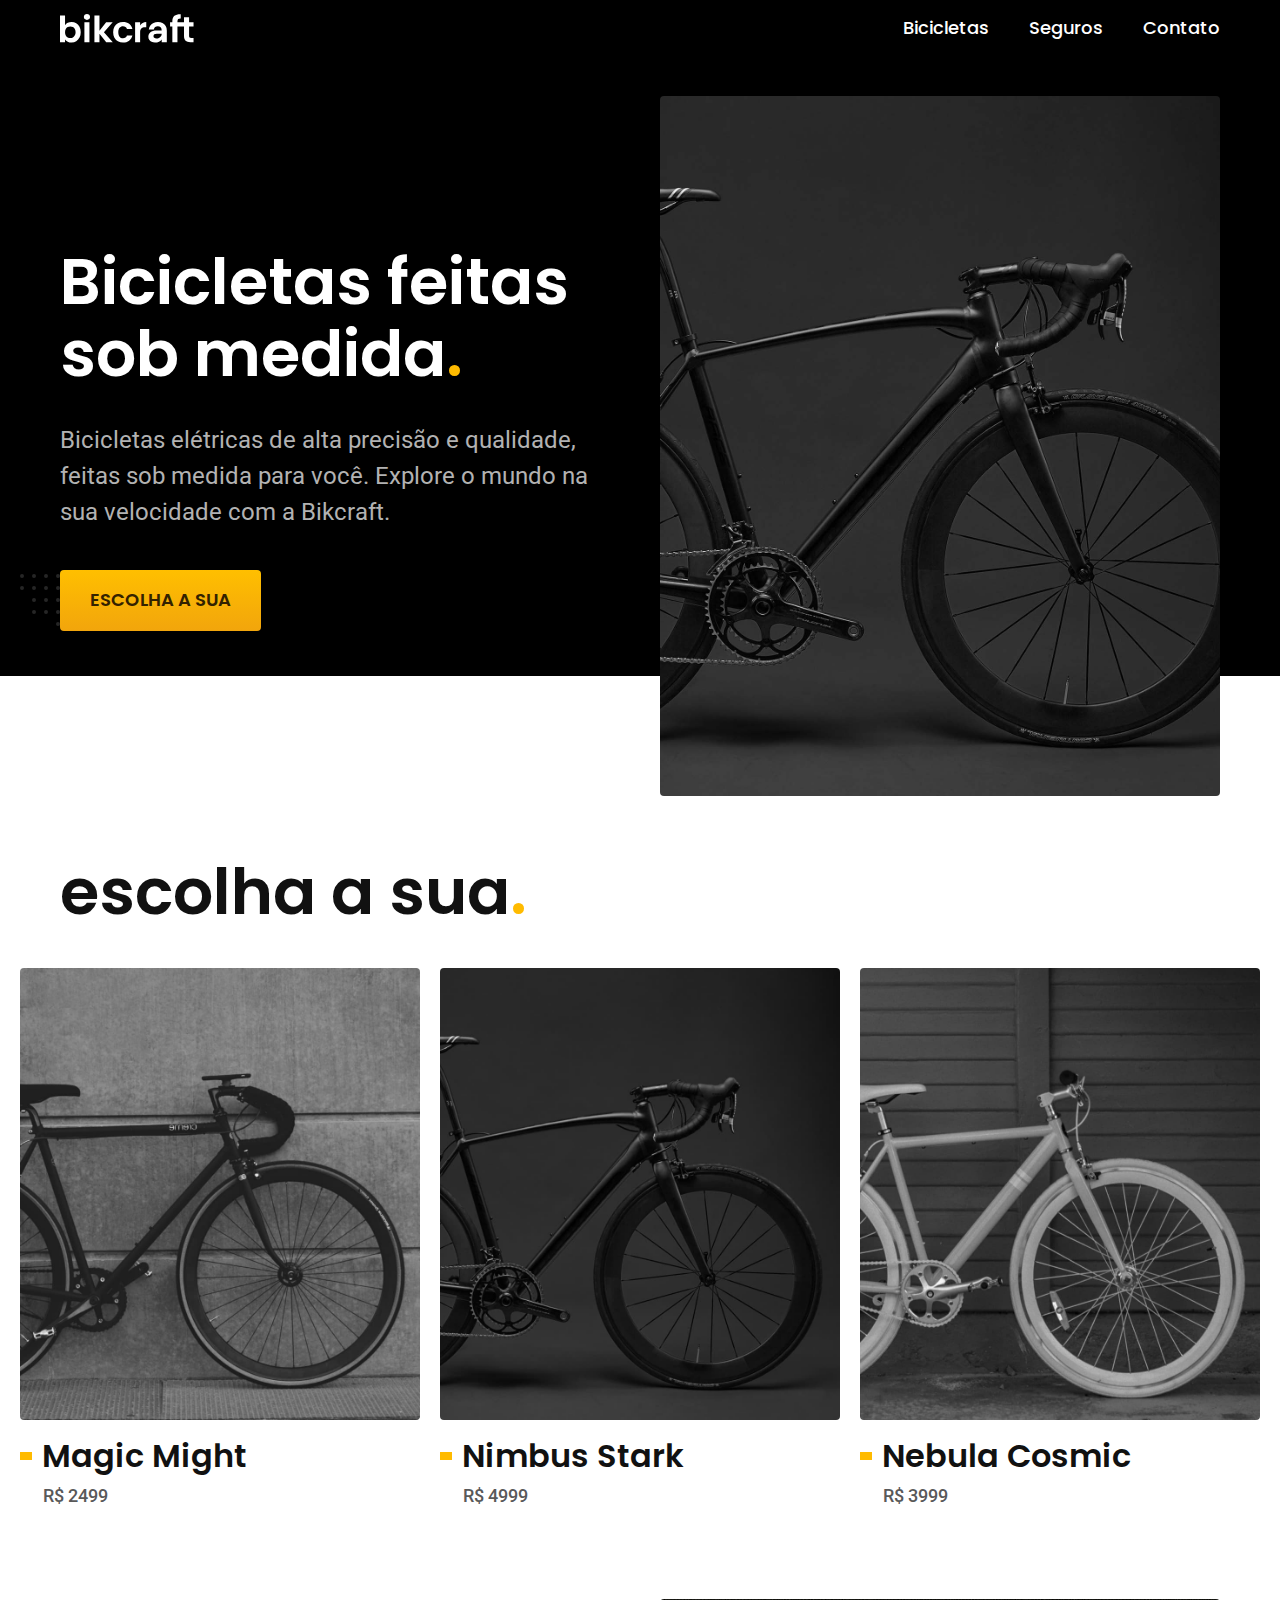
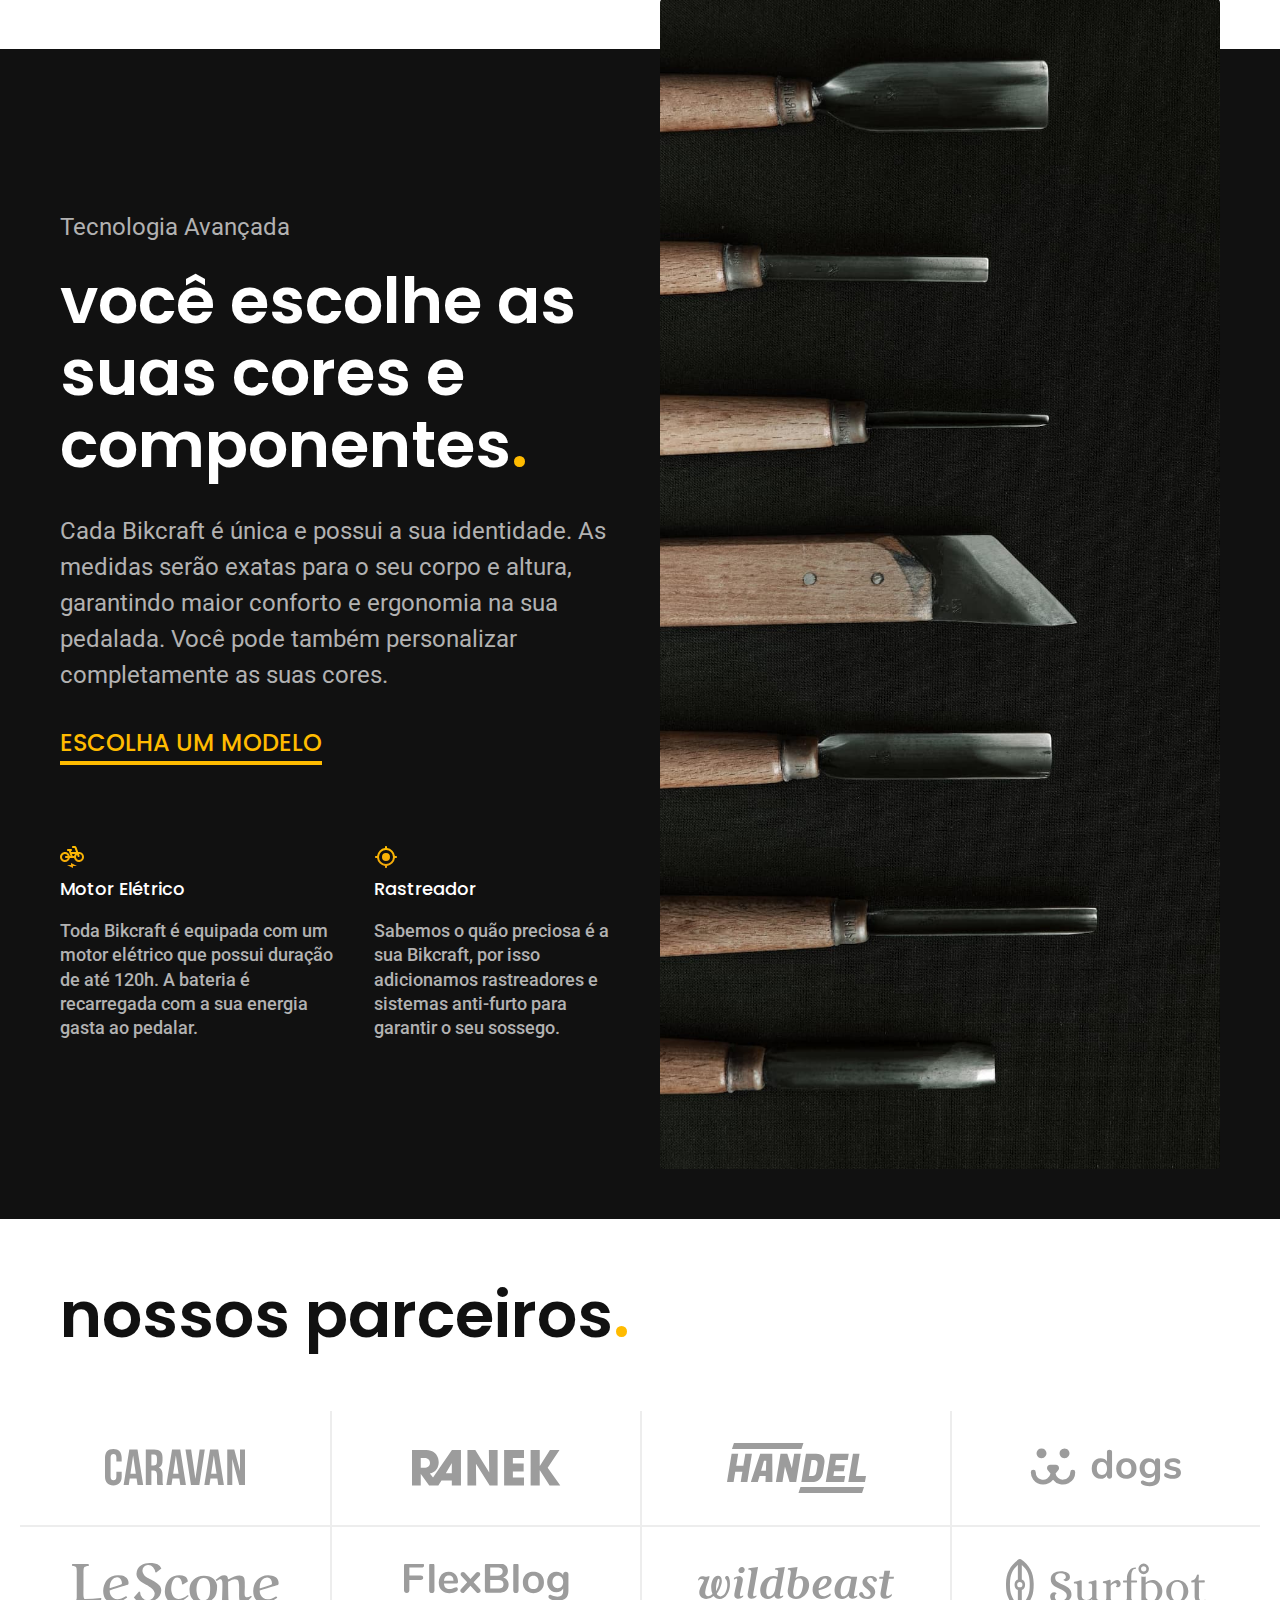
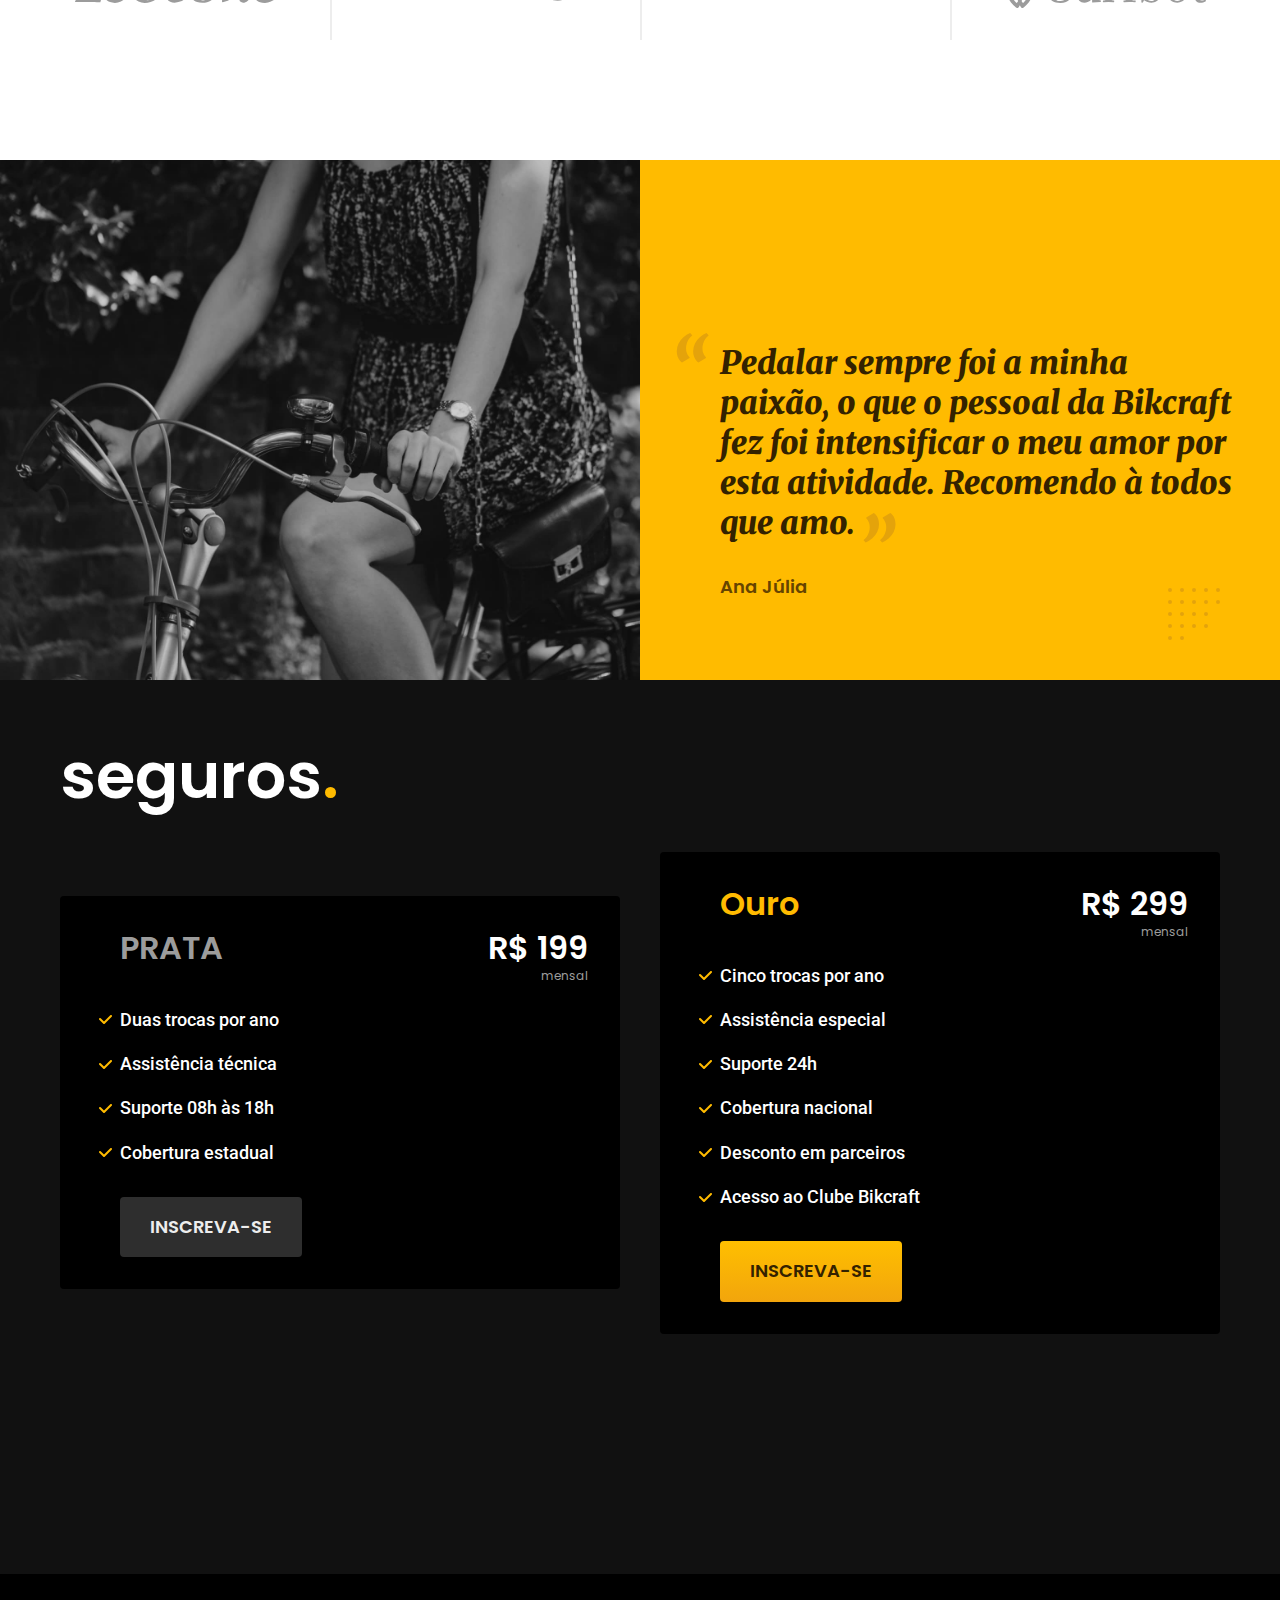
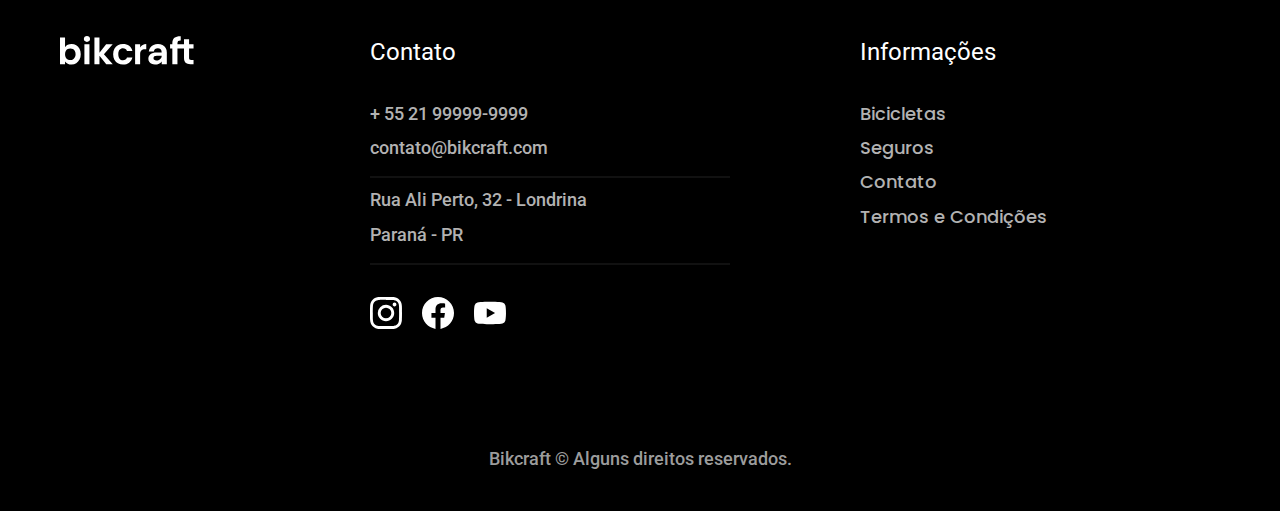
<file: index.html>
<!DOCTYPE html>
<html lang="pt-br">

<head>
  <link rel="preconnect" href="https://fonts.googleapis.com">
  <link rel="preconnect" href="https://fonts.gstatic.com" crossorigin>
  <meta charset="UTF-8">
  <meta name="viewport" content="width=device-width, initial-scale=1.0">
  <meta name="description" content="Bicicletas elétricas de alta precisão e qualidade,  feitas sob medida para o cliente. Explore o mundo na sua velocidade com a Bikcraft.">

  <title>Bikcraft - Bicicletas Elétricas</title>

  <link rel="icon" href="./favicon.svg" type="image/svg+xml">

  <link rel="preload" href="./css/style.css" as="style">
  <link rel="stylesheet" href="./css/style.css">

  <link href="https://fonts.googleapis.com/css2?family=Merriweather:ital,wght@1,900&family=Poppins:wght@500;600&family=Roboto:wght@400;500&display=swap" rel="stylesheet">
</head>

<body id="home">
  <header class="header-bg">
    <div class="header container">
      <a href="./">
        <img src="./img/bikcraft.svg" width="136" height="32" alt="Bikcraft">
      </a>
      <nav aria-label="primaria">
        <ul class="header-menu font-1-m cor-0">
          <li><a href="./bicicletas.html">Bicicletas</a></li>
          <li><a href="./seguros.html">Seguros</a></li>
          <li><a href="./contato.html">Contato</a></li>
        </ul>
      </nav>
    </div>
  </header>

  <main class="introducao-bg">
    <div class="introducao container">
      <div class="introducao-conteudo">
        <h1 class="font-1-xxl cor-0">Bicicletas feitas sob medida<span class="cor-p1">.</span></h1>
        <p class="font-2-l cor-5">Bicicletas elétricas de alta precisão e qualidade, feitas sob medida para você. Explore o mundo na sua velocidade com a Bikcraft.</p>
        <a class="botao" href="./bicicletas.html">Escolha a sua</a>
      </div>
      <picture>
        <source media="(max-width: 800px)" srcset="./img/bicicletas/nimbus.jpg">
        <img src="./img/fotos/introducao.jpg" width="1280" height="1600" alt="Bicicleta preta com motor elétrico" width="640" height="800">
      </picture>
    </div>
  </main>

  <article class="bicicletas-lista">
    <h2 class="container font-1-xxl">escolha a sua<span class="cor-p1">.</span></h2>

    <ul>
      <li>
        <a href="./bicicletas/magic.html">
          <img src="./img/bicicletas/magic-home.jpg" width="920" height="1040" alt="Bicicleta preta">
          <h3 class="font-1-xl">Magic Might</h3>
          <span class="font-2-m cor-8">R$ 2499</span>
        </a>
      </li>
      <li>
        <a href="./bicicletas/nimbus.html">
          <img src="./img/bicicletas/nimbus-home.jpg" width="920" height="1040" alt="Bicicleta preta">
          <h3 class="font-1-xl">Nimbus Stark</h3>
          <span class="font-2-m cor-8">R$ 4999</span>
        </a>
      </li>
      <li>
        <a href="./bicicletas/nebula.html">
          <img src="./img/bicicletas/nebula-home.jpg" width="920" height="1040" alt="Bicicleta branca">
          <h3 class="font-1-xl">Nebula Cosmic</h3>
          <span class="font-2-m cor-8">R$ 3999</span>
        </a>
      </li>
    </ul>
  </article>

  <article class="tecnologia-bg">
    <div class="tecnologia container">
      <div class="tecnologia-conteudo">
        <span class="font-2-l-b cor-5">Tecnologia Avançada</span>
        <h2 class="font-1-xxl cor-0">você escolhe as<br>suas cores e<br>componentes<span class="cor-p1">.</span></h2>
        <p class="font-2-l cor-5">Cada Bikcraft é única e possui a sua identidade. As medidas serão exatas para o seu corpo e altura, garantindo maior conforto e ergonomia na sua pedalada. Você pode também personalizar completamente as suas cores.</p>
        <a class="link" href="./bicicletas.html">Escolha um modelo</a>
        <div class="tecnologia-vantagens">
          <div>
            <img src="./img/icones/eletrica.svg" width="24" height="24" alt="">
            <h3 class="font-1-m cor-0">Motor Elétrico</h3>
            <p class="font-2-m cor-5">Toda Bikcraft é equipada com um motor elétrico que possui duração de até 120h. A bateria é recarregada com a sua energia gasta ao pedalar.</p>
          </div>
          <div>
            <img src="./img/icones/rastreador.svg" width="24" height="24" alt="">
            <h3 class="font-1-m cor-0">Rastreador</h3>
            <p class="font-2-m cor-5">Sabemos o quão preciosa é a sua Bikcraft, por isso adicionamos rastreadores e sistemas anti-furto para garantir o seu sossego.</p>
          </div>
        </div>
      </div>
      <div class="tecnologia-imagem">
        <img src="./img/fotos/tecnologia.jpg" width="1200" height="1920" alt="">
      </div>
    </div>
  </article>

  <section class="parceiros" aria-label="Nossos Parceiros">
    <h2 class="container font-1-xxl">nossos parceiros<span class="cor-p1">.</span></h2>

    <ul>
      <li><img src="./img/parceiros/caravan.svg" width="140" height="38" alt="caravan"></li>
      <li><img src="./img/parceiros/ranek.svg" width="149" height="36" alt="ranek"></li>
      <li><img src="./img/parceiros/handel.svg" width="139" height="50" alt="handel"></li>
      <li><img src="./img/parceiros/dogs.svg" width="152" height="39" alt="dogs"></li>
      <li><img src="./img/parceiros/lescone.svg" width="208" height="41" alt="lescone"></li>
      <li><img src="./img/parceiros/flexblog.svg" width="165" height="38" alt="flexblog"></li>
      <li><img src="./img/parceiros/wildbeast.svg" width="196" height="34" alt="wildbeast"></li>
      <li><img src="./img/parceiros/surfbot.svg" width="200" height="49" alt="surfbot"></li>
    </ul>

  </section>
  <section class="depoimento" aria-label="depoimento">
    <div>
      <img src="./img/fotos/depoimento.jpg" width="1560" height="1360" alt="Pessoa pedalando uma bicicleta bikcraft">
    </div>
    <div class="depoimento-conteudo">
      <blockquote class="font-1-xl cor-p5">
        <p>Pedalar sempre foi a minha paixão, o que o pessoal da Bikcraft fez foi intensificar o meu amor por esta atividade. Recomendo à todos que amo.</p>
      </blockquote>
      <span class="font-1-m-b cor-p4">Ana Júlia</span>
    </div>
  </section>

  <article class="seguros-bg">
    <div class="seguros container">
      <h2 class="font-1-xxl cor-0">seguros<span class="cor-p1">.</span></h2>


      <div class="seguros-item">
        <h3 class="font-1-xl cor-6">PRATA</h3>
        <span class="font-1-xl cor-0">R$ 199 <span class="font-1-xs cor-6">mensal</span></span>

        <ul class="font-2-m cor-0">
          <li>Duas trocas por ano</li>
          <li>Assistência técnica</li>
          <li>Suporte 08h às 18h</li>
          <li>Cobertura estadual</li>
        </ul>
        <a href="./orcamento.html" class="botao secundario">Inscreva-se</a>
      </div>

      <div class="seguros-item">
        <h3 class="font-1-xl cor-p1">Ouro</h3>
        <span class="font-1-xl cor-0">R$ 299 <span class="font-1-xs cor-6">mensal</span></span>

        <ul class="font-2-m cor-0">
          <li>Cinco trocas por ano </li>
          <li>Assistência especial</li>
          <li>Suporte 24h </li>
          <li>Cobertura nacional</li>
          <li>Desconto em parceiros</li>
          <li>Acesso ao Clube Bikcraft</li>
        </ul>
        <a href="./orcamento.html" class="botao">Inscreva-se</a>
      </div>
    </div>
  </article>

  <footer class="footer-bg">
    <div class="footer container">
      <img src="./img/bikcraft.svg" width="136" height="32" alt="Bikcraft">
      <div class="footer-contato">
        <h3 class="font-2-l-b cor-0">Contato</h3>
        <ul class="cor-5 font-2-m">
          <li><a href="tel:+552199999999">+ 55 21 99999-9999</a></li>
          <li><a href="mailto:contato@bikcraft.com">contato@bikcraft.com</a></li>
          <li>Rua Ali Perto, 32 - Londrina</li>
          <li>Paraná - PR</li>
        </ul>
        <div class="footer-redes">
          <a href="./">
            <img src="./img/redes/instagram.svg" width="32" height="32" alt="instagram">
          </a>
          <a href="./">
            <img src="./img/redes/facebook.svg" width="32" height="32" alt="facebook">
          </a>
          <a href="./">
            <img src="./img/redes/youtube.svg" width="32" height="32" alt="youtube">
          </a>
        </div>
      </div>
      <div class="footer-informacoes">
        <h3 class="font-2-l-b cor-0">Informações</h3>
        <nav>
          <ul class="font-1-m cor-5">
            <li><a href="./bicicletas.html">Bicicletas</a></li>
            <li><a href="./seguros.html">Seguros</a></li>
            <li><a href="./contato.html">Contato</a></li>
            <li><a href="./termos.html">Termos e Condições</a></li>
          </ul>
        </nav>
      </div>
    </div>
    <p class="font-2-m cor-6 footer-copy">Bikcraft © Alguns direitos reservados.</p>
  </footer>
  <script src="./js/plugins/simple-slide.js"></script>
  <script src="./js/script.js"></script>
</body>

</html>
</file>
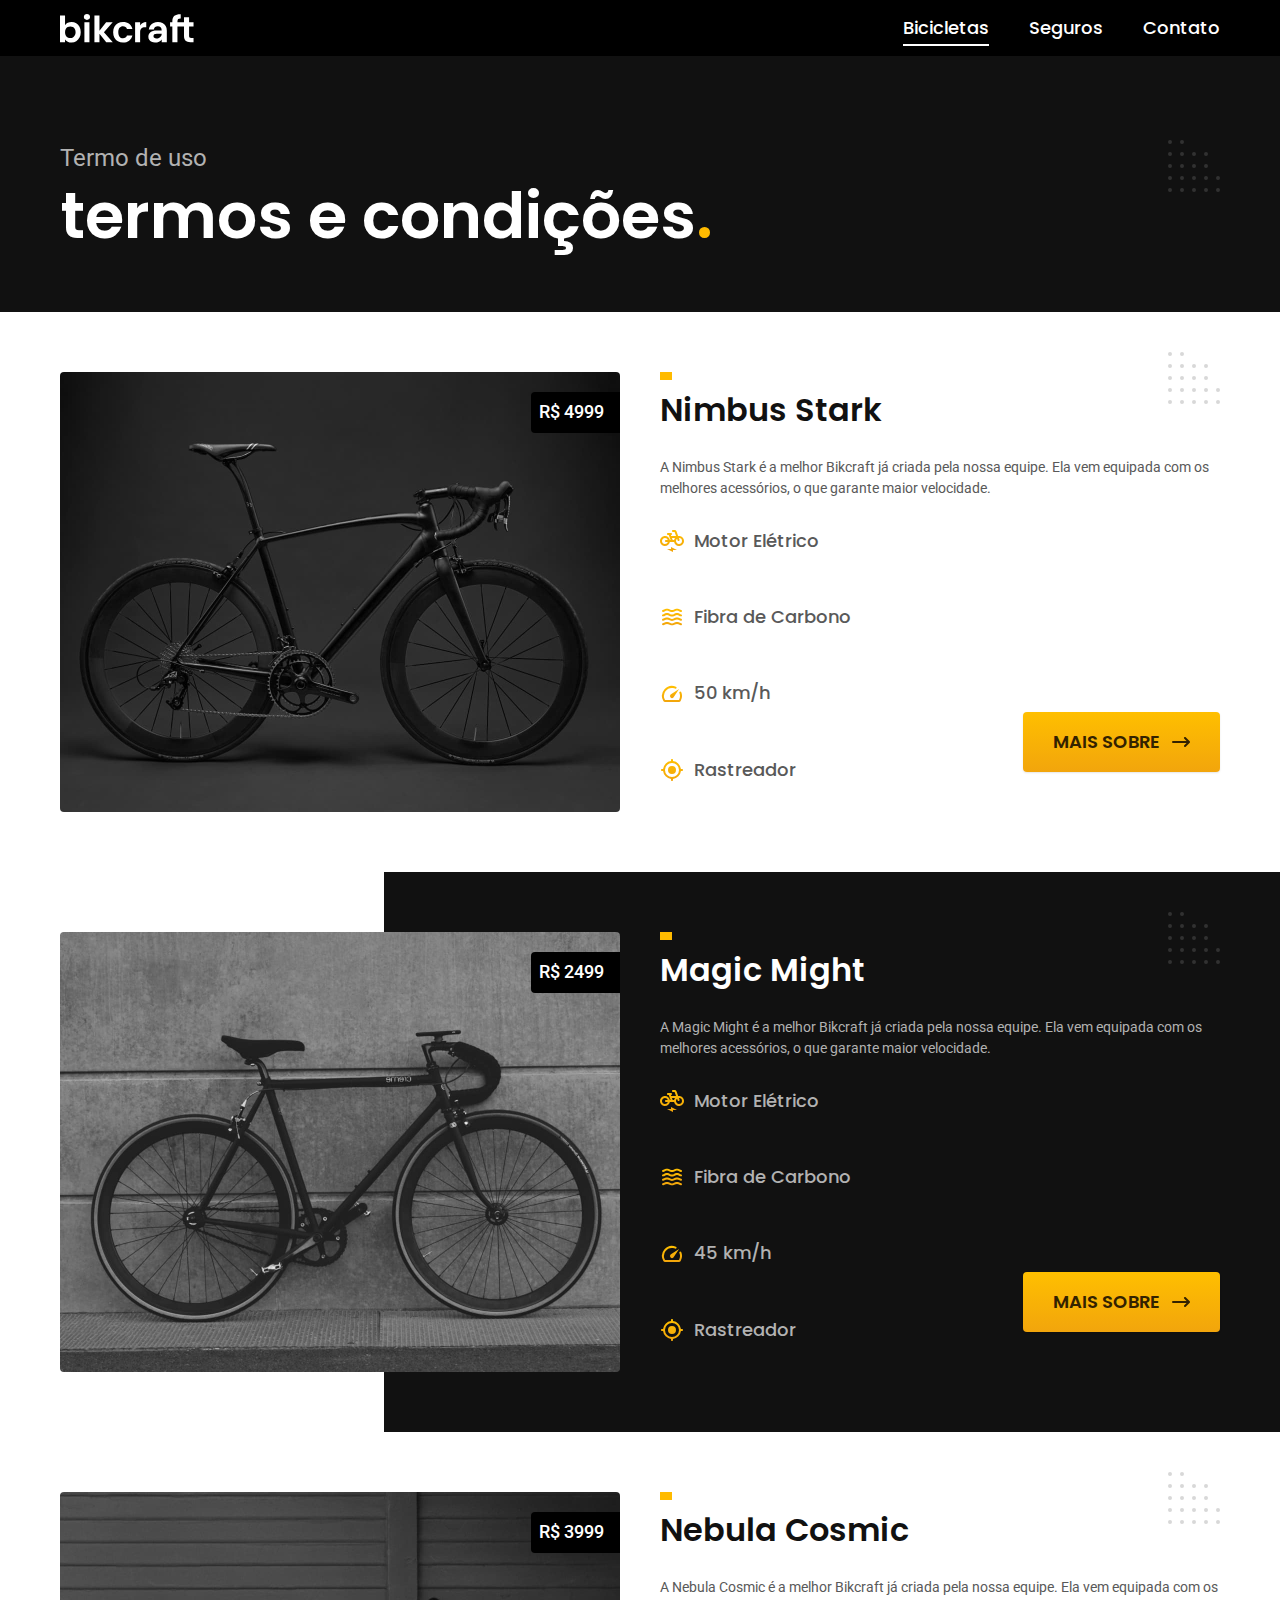
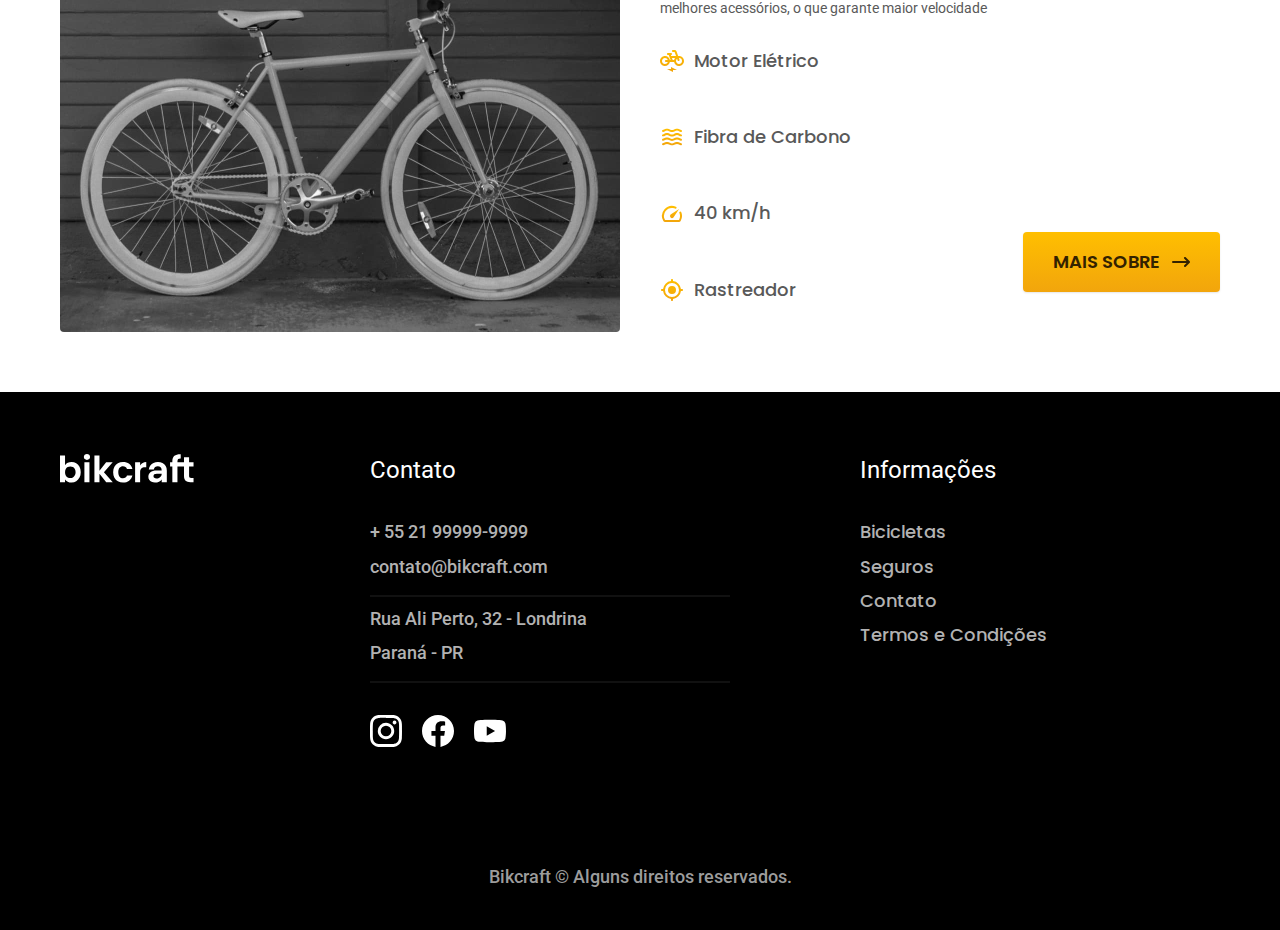
<file: bicicletas.html>
<!DOCTYPE html>
<html lang="pt-br">

<head>
  <link rel="preconnect" href="https://fonts.googleapis.com">
  <link rel="preconnect" href="https://fonts.gstatic.com" crossorigin>
  <meta charset="UTF-8">
  <meta name="viewport" content="width=device-width, initial-scale=1.0">
  <meta name="description" content="Termos e condições bikcraft">

  <title>Bicicletas | Bikcraft</title>

  <link rel="icon" href="./favicon.svg" type="image/svg+xml">

  <link rel="preload" href="./css/style.css" as="style">
  <link rel="stylesheet" href="./css/style.css">

  <link href="https://fonts.googleapis.com/css2?family=Merriweather:ital,wght@1,900&family=Poppins:wght@500;600&family=Roboto:wght@400;500&display=swap" rel="stylesheet">
</head>

<body id="bicicletas">
  <header class="header-bg">
    <div class="header container">
      <a href="./">
        <img src="./img/bikcraft.svg" width="136" height="32" alt="Bikcraft">
      </a>
      <nav aria-label="primaria">
        <ul class="header-menu font-1-m cor-0">
          <li><a href="./bicicletas.html">Bicicletas</a></li>
          <li><a href="./seguros.html">Seguros</a></li>
          <li><a href="./contato.html">Contato</a></li>
        </ul>
      </nav>
    </div>
  </header>

  <main>
    <div class="titulo-bg cor-8">
      <div class="titulo container">
        <p class="font-2-l-b cor-5">Termo de uso</p>
        <h1 class="font-1-xxl cor-0">termos e condições<span class="cor-p1">.</span></h1>
      </div>
    </div>

    <div class="bicicleta-bg">
      <div class="bicicletas container">
        <div class="bicicletas-imagem">
          <img src="./img/bicicleta/nimbus1.jpg" width="1120" height="880" alt="bicicleta preta">
          <span class="font-2-m cor-0">R$ 4999</span>
        </div>

        <div class="bicicletas-conteudo">
          <h2 class="font-1-xl">Nimbus Stark</h2>
          <p class="font-2-s cor-8">A Nimbus Stark é a melhor Bikcraft já criada pela nossa equipe. Ela vem equipada com os melhores acessórios, o que garante maior velocidade.</p>

          <ul class="font-1-m cor-8">
            <li>
              <img src="./img/icones/eletrica.svg" width="32" height="32" alt="">
              <p>Motor Elétrico</p>
            </li>
            <li>
              <img src="./img/icones/carbono.svg" width="32" height="32" alt="">
              <p>Fibra de Carbono</p>
            </li>
            <li>
              <img src="./img/icones/velocidade.svg" width="32" height="32" alt="">
              <p>50 km/h</p>
            </li>
            <li>
              <img src="./img/icones/rastreador.svg" width="32" height="32" alt="">
              <p>Rastreador</p>
            </li>
          </ul>
          <a href="./bicicletas/nimbus.html" class="botao seta">Mais Sobre</a>
        </div>
      </div>
    </div>

    <div class="bicicleta-bg">
      <div class="bicicletas container">
        <div class="bicicletas-imagem">
          <img src="./img/bicicleta/nimbus2.jpg" width="1120" height="880" alt="bicicleta preta">
          <span class="font-2-m cor-0">R$ 2499</span>
        </div>

        <div class="bicicletas-conteudo">
          <h2 class="font-1-xl cor-0">Magic Might </h2>
          <p class="font-2-s cor-5">A Magic Might é a melhor Bikcraft já criada pela nossa equipe. Ela vem equipada com os melhores acessórios, o que garante maior velocidade.</p>

          <ul class="font-1-m cor-5">
            <li>
              <img src="./img/icones/eletrica.svg" width="32" height="32" alt="">
              <p>Motor Elétrico</p>
            </li>
            <li>
              <img src="./img/icones/carbono.svg" width="32" height="32" alt="">
              <p>Fibra de Carbono</p>
            </li>
            <li>
              <img src="./img/icones/velocidade.svg" width="32" height="32" alt="">
              <p>45 km/h</p>
            </li>
            <li>
              <img src="./img/icones/rastreador.svg" width="32" height="32" alt="">
              <p>Rastreador</p>
            </li>
          </ul>
          <a href="./bicicletas/magic.html" class="botao seta">Mais Sobre</a>
        </div>
      </div>
    </div>

    <div class="bicicleta-bg">
      <div class="bicicletas container">
        <div class="bicicletas-imagem">
          <img src="./img/bicicleta/nimbus3.jpg" width="1120" height="880" alt="bicicleta branca">
          <span class="font-2-m cor-0">R$ 3999</span>
        </div>

        <div class="bicicletas-conteudo">
          <h2 class="font-1-xl">Nebula Cosmic </h2>
          <p class="font-2-s cor-8">A Nebula Cosmic é a melhor Bikcraft já criada pela nossa equipe. Ela vem equipada com os melhores acessórios, o que garante maior velocidade</p>

          <ul class="font-1-m cor-8">
            <li>
              <img src="./img/icones/eletrica.svg" width="32" height="32" alt="">
              <p>Motor Elétrico</p>
            </li>
            <li>
              <img src="./img/icones/carbono.svg" width="32" height="32" alt="">
              <p>Fibra de Carbono</p>
            </li>
            <li>
              <img src="./img/icones/velocidade.svg" width="32" height="32" alt="">
              <p>40 km/h</p>
            </li>
            <li>
              <img src="./img/icones/rastreador.svg" width="32" height="32" alt="">
              <p>Rastreador</p>
            </li>
          </ul>
          <a href="./bicicletas/nebula.html" class="botao seta">Mais Sobre</a>
        </div>
      </div>
    </div>
  </main>



  <footer class="footer-bg">
    <div class="footer container">
      <img src="./img/bikcraft.svg" width="136" height="32" alt="Bikcraft">
      <div class="footer-contato">
        <h3 class="font-2-l-b cor-0">Contato</h3>
        <ul class="cor-5 font-2-m">
          <li><a href="tel:+552199999999">+ 55 21 99999-9999</a></li>
          <li><a href="mailto:contato@bikcraft.com">contato@bikcraft.com</a></li>
          <li>Rua Ali Perto, 32 - Londrina</li>
          <li>Paraná - PR</li>
        </ul>
        <div class="footer-redes">
          <a href="./">
            <img src="./img/redes/instagram.svg" width="32" height="32" alt="instagram">
          </a>
          <a href="./">
            <img src="./img/redes/facebook.svg" width="32" height="32" alt="facebook">
          </a>
          <a href="./">
            <img src="./img/redes/youtube.svg" width="32" height="32" alt="youtube">
          </a>
        </div>
      </div>
      <div class="footer-informacoes">
        <h3 class="font-2-l-b cor-0">Informações</h3>
        <nav>
          <ul class="font-1-m cor-5">
            <li><a href="./bicicletas.html">Bicicletas</a></li>
            <li><a href="./seguros.html">Seguros</a></li>
            <li><a href="./contato.html">Contato</a></li>
            <li><a href="./termos.html">Termos e Condições</a></li>
          </ul>
        </nav>
      </div>
    </div>
    <p class="font-2-m cor-6 footer-copy">Bikcraft © Alguns direitos reservados.</p>
  </footer>

  <script src="./js/plugins/simple-slide.js"></script>
  <script src="./js/script.js"></script>
</body>

</html>
</file>
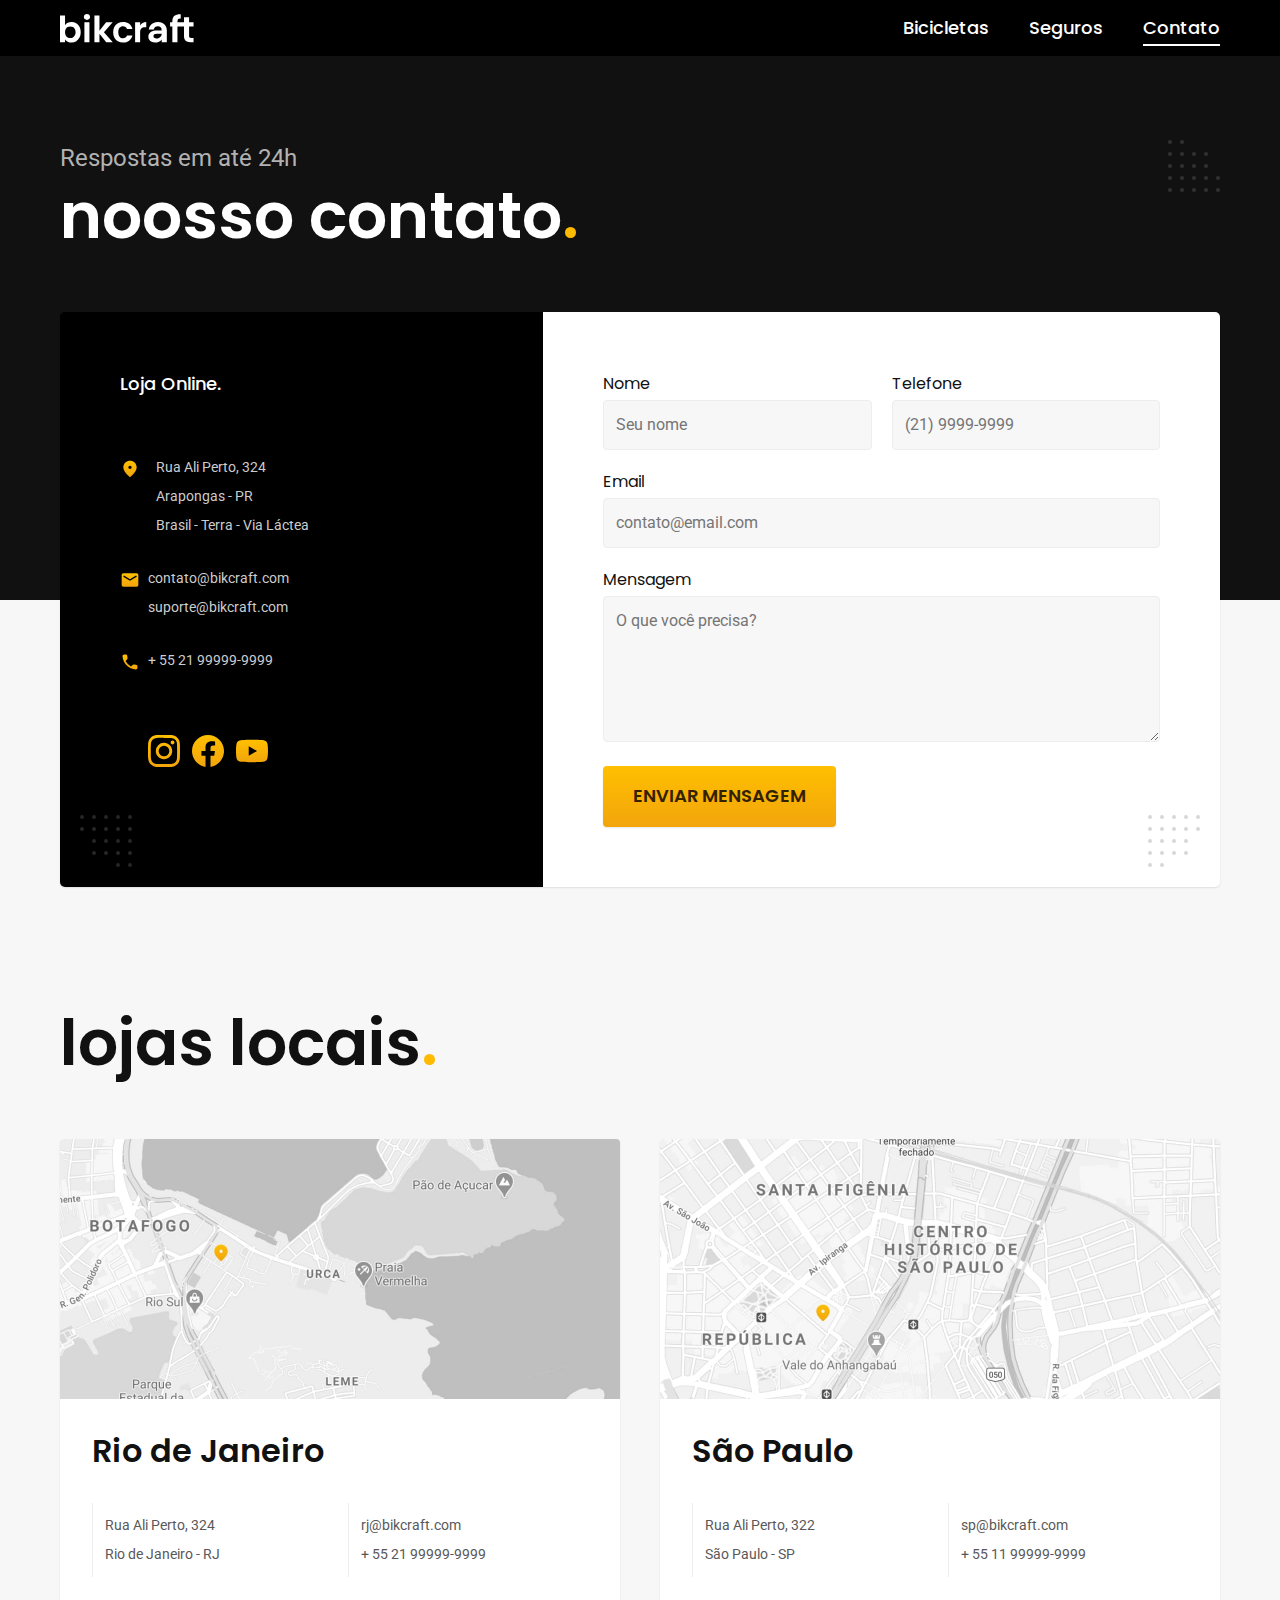
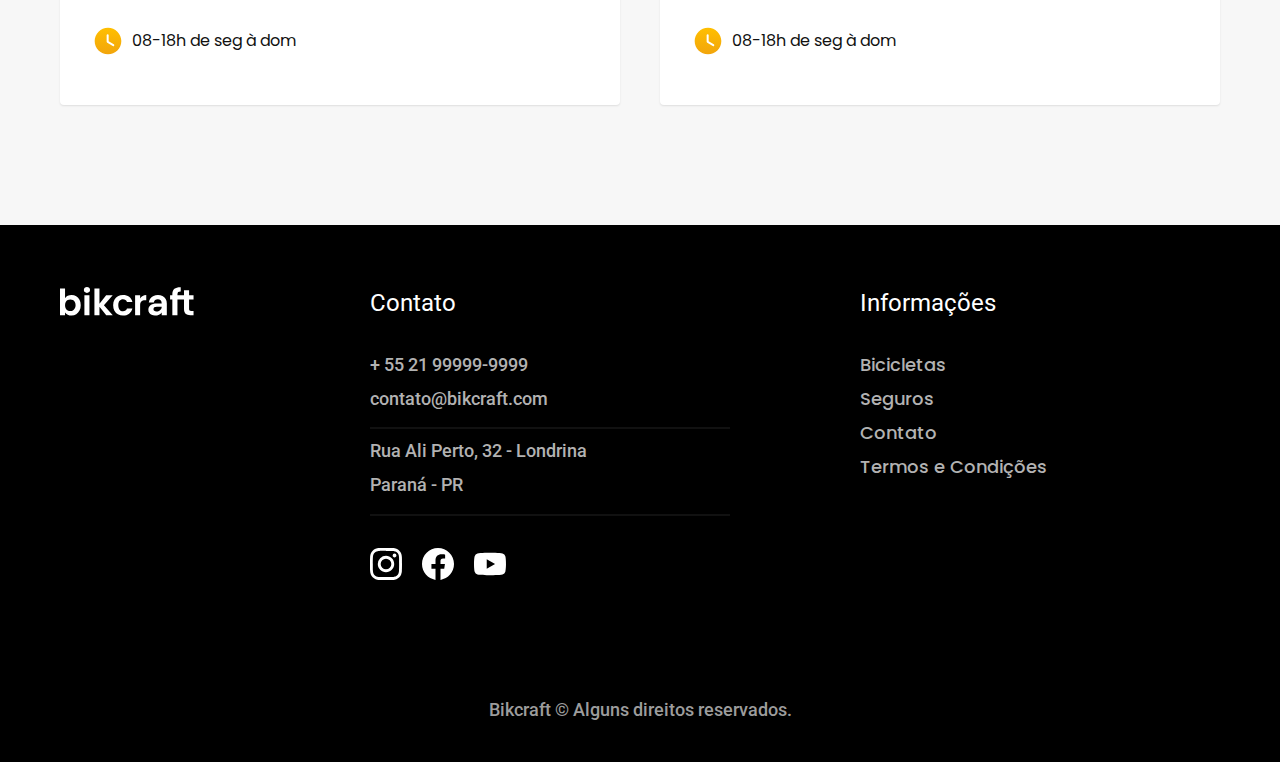
<file: contato.html>
<!DOCTYPE html>
<html lang="pt-br">

<head>
  <link rel="preconnect" href="https://fonts.googleapis.com">
  <link rel="preconnect" href="https://fonts.gstatic.com" crossorigin>
  <meta charset="UTF-8">
  <meta name="viewport" content="width=device-width, initial-scale=1.0">
  <meta name="description" content="Termos e condições bikcraft">

  <title>Contato | Bikcraft</title>

  <link rel="icon" href="./favicon.svg" type="image/svg+xml">

  <link rel="preload" href="./css/style.css" as="style">
  <link rel="stylesheet" href="./css/style.css">

  <link href="https://fonts.googleapis.com/css2?family=Merriweather:ital,wght@1,900&family=Poppins:wght@500;600&family=Roboto:wght@400;500&display=swap" rel="stylesheet">
</head>

<body id="contato">
  <header class="header-bg">
    <div class="header container">
      <a href="./">
        <img src="./img/bikcraft.svg" width="136" width="32" height="32" height="32" alt="Bikcraft">
      </a>
      <nav aria-label="primaria">
        <ul class="header-menu font-1-m cor-0">
          <li><a href="./bicicletas.html">Bicicletas</a></li>
          <li><a href="./seguros.html">Seguros</a></li>
          <li><a href="./contato.html">Contato</a></li>
        </ul>
      </nav>
    </div>
  </header>

  <main>
    <div class="titulo-bg">
      <div class="titulo container">
        <p class="font-2-l-b cor-5">Respostas em até 24h</p>
        <h1 class="font-1-xxl cor-0">noosso contato<span class="cor-p1">.</span></h1>
      </div>
    </div>
    <div class="contato container">
      <section class="contato-dados" aria-label="Endereço">
        <h2 class="font-1-m cor-0">Loja Online.</h2>
        <div class="contato-endereco font-2-s cor-4">
          <p>Rua Ali Perto, 324</p>
          <p>Arapongas - PR</p>
          <p>Brasil - Terra - Via Láctea</p>
        </div>
        <address class="contato-meios font-2-s cor-4">
          <a href="mailto:contato@bikcraft.com">contato@bikcraft.com</a>
          <a href="mailto:suporte@bikcraft.com">suporte@bikcraft.com</a>
          <a href="tel:+552199999999">+ 55 21 99999-9999</a>
        </address>
        <div class="contato-redes">
          <a href="./">
            <img src="./img/redes/instagram-p.svg" width="32" height="32" alt="instagram">
          </a>
          <a href="./">
            <img src="./img/redes/facebook-p.svg" width="32" height="32" alt="facebook">
          </a>
          <a href="./">
            <img src="./img/redes/youtube-p.svg" width="32" height="32" alt="youtube">
          </a>
        </div>
      </section>
      <section class="contato-formulario" aria-label="Formulário">
        <form class="form" action="./contato.html">
          <div>
            <label for="nome">Nome</label>
            <input type="text" id="nome" name="nome" placeholder="Seu nome">
          </div>
          <div>
            <label for="telefone">Telefone</label>
            <input type="text" id="telefone" name="telefone" placeholder="(21) 9999-9999">
          </div>
          <div class="col-2">
            <label for="email">Email</label>
            <input type="email" id="email" name="email" placeholder="contato@email.com">
          </div>
          <div class="col-2">
            <label for="mensagem">Mensagem</label>
            <textarea rows="5" id="mensagem" name="mensagem" placeholder="O que você precisa?"></textarea>
          </div>
          <button class="botao col-2">Enviar Mensagem</button>
        </form>
      </section>
    </div>
  </main>

  <article class="lojas container">
    <h2 class="font-1-xxl">lojas locais<span class="cor-p1">.</span></h2>
    <div class="loja-item">
      <img src="./img/lojas/rj.jpg" width="1120" height="520" alt="mapa marcando o endereço em Rua Ali Perto, 324 - Rio de Janeiro - RJ">
      <div class="lojas-conteudo">
        <h3 class="font-1-xl">Rio de Janeiro</h3>
        <div class="lojas-dados font-2-s cor-8">
          <p>Rua Ali Perto, 324</p>
          <p>Rio de Janeiro - RJ</p>
        </div>
        <div class="lojas-dados font-2-s cor-8">
          <a href="mailto:rj@bikcraft.com">rj@bikcraft.com</a>
          <a href="tel:+552199999999">+ 55 21 99999-9999</a>
        </div>
        <p class="font-1-s lojas-tempo ">
          <img src="./img/icones/horario.svg" width="32" height="32" alt="">
          08-18h de seg à dom
        </p>
      </div>
    </div>

    <div class="loja-item">
      <img src="./img/lojas/sp.jpg" width="1120" height="520" alt="mapa marcando o endereço em Rua Ali Perto, 324 - São Paulo - SP">
      <div class="lojas-conteudo">
        <h3 class="font-1-xl">São Paulo</h3>
        <div class="lojas-dados font-2-s cor-8">
          <p>Rua Ali Perto, 322</p>
          <p>São Paulo - SP</p>
        </div>
        <div class="lojas-dados font-2-s cor-8">
          <a href="mailto:sp@bikcraft.com">sp@bikcraft.com</a>
          <a href="tel:+551199999999">+ 55 11 99999-9999</a>
        </div>
        <p class="font-1-s lojas-tempo ">
          <img src="./img/icones/horario.svg" width="32" height="32" alt="">
          08-18h de seg à dom
        </p>
      </div>
    </div>
  </article>

  <footer class="footer-bg">
    <div class="footer container">
      <img src="./img/bikcraft.svg" width="136" height="32" alt="Bikcraft">
      <div class="footer-contato">
        <h3 class="font-2-l-b cor-0">Contato</h3>
        <ul class="cor-5 font-2-m">
          <li><a href="tel:+552199999999">+ 55 21 99999-9999</a></li>
          <li><a href="mailto:contato@bikcraft.com">contato@bikcraft.com</a></li>
          <li>Rua Ali Perto, 32 - Londrina</li>
          <li>Paraná - PR</li>
        </ul>
        <div class="footer-redes">
          <a href="./">
            <img src="./img/redes/instagram.svg" width="32" height="32" alt="instagram">
          </a>
          <a href="./">
            <img src="./img/redes/facebook.svg" width="32" height="32" alt="facebook">
          </a>
          <a href="./">
            <img src="./img/redes/youtube.svg" width="32" height="32" alt="youtube">
          </a>
        </div>
      </div>
      <div class="footer-informacoes">
        <h3 class="font-2-l-b cor-0">Informações</h3>
        <nav>
          <ul class="font-1-m cor-5">
            <li><a href="./bicicletas.html">Bicicletas</a></li>
            <li><a href="./seguros.html">Seguros</a></li>
            <li><a href="./contato.html">Contato</a></li>
            <li><a href="./termos.html">Termos e Condições</a></li>
          </ul>
        </nav>
      </div>
    </div>
    <p class="font-2-m cor-6 footer-copy">Bikcraft © Alguns direitos reservados.</p>
  </footer>

  <script src="./js/plugins/simple-slide.js"></script>
  <script src="./js/script.js"></script>
</body>

</html>
</file>
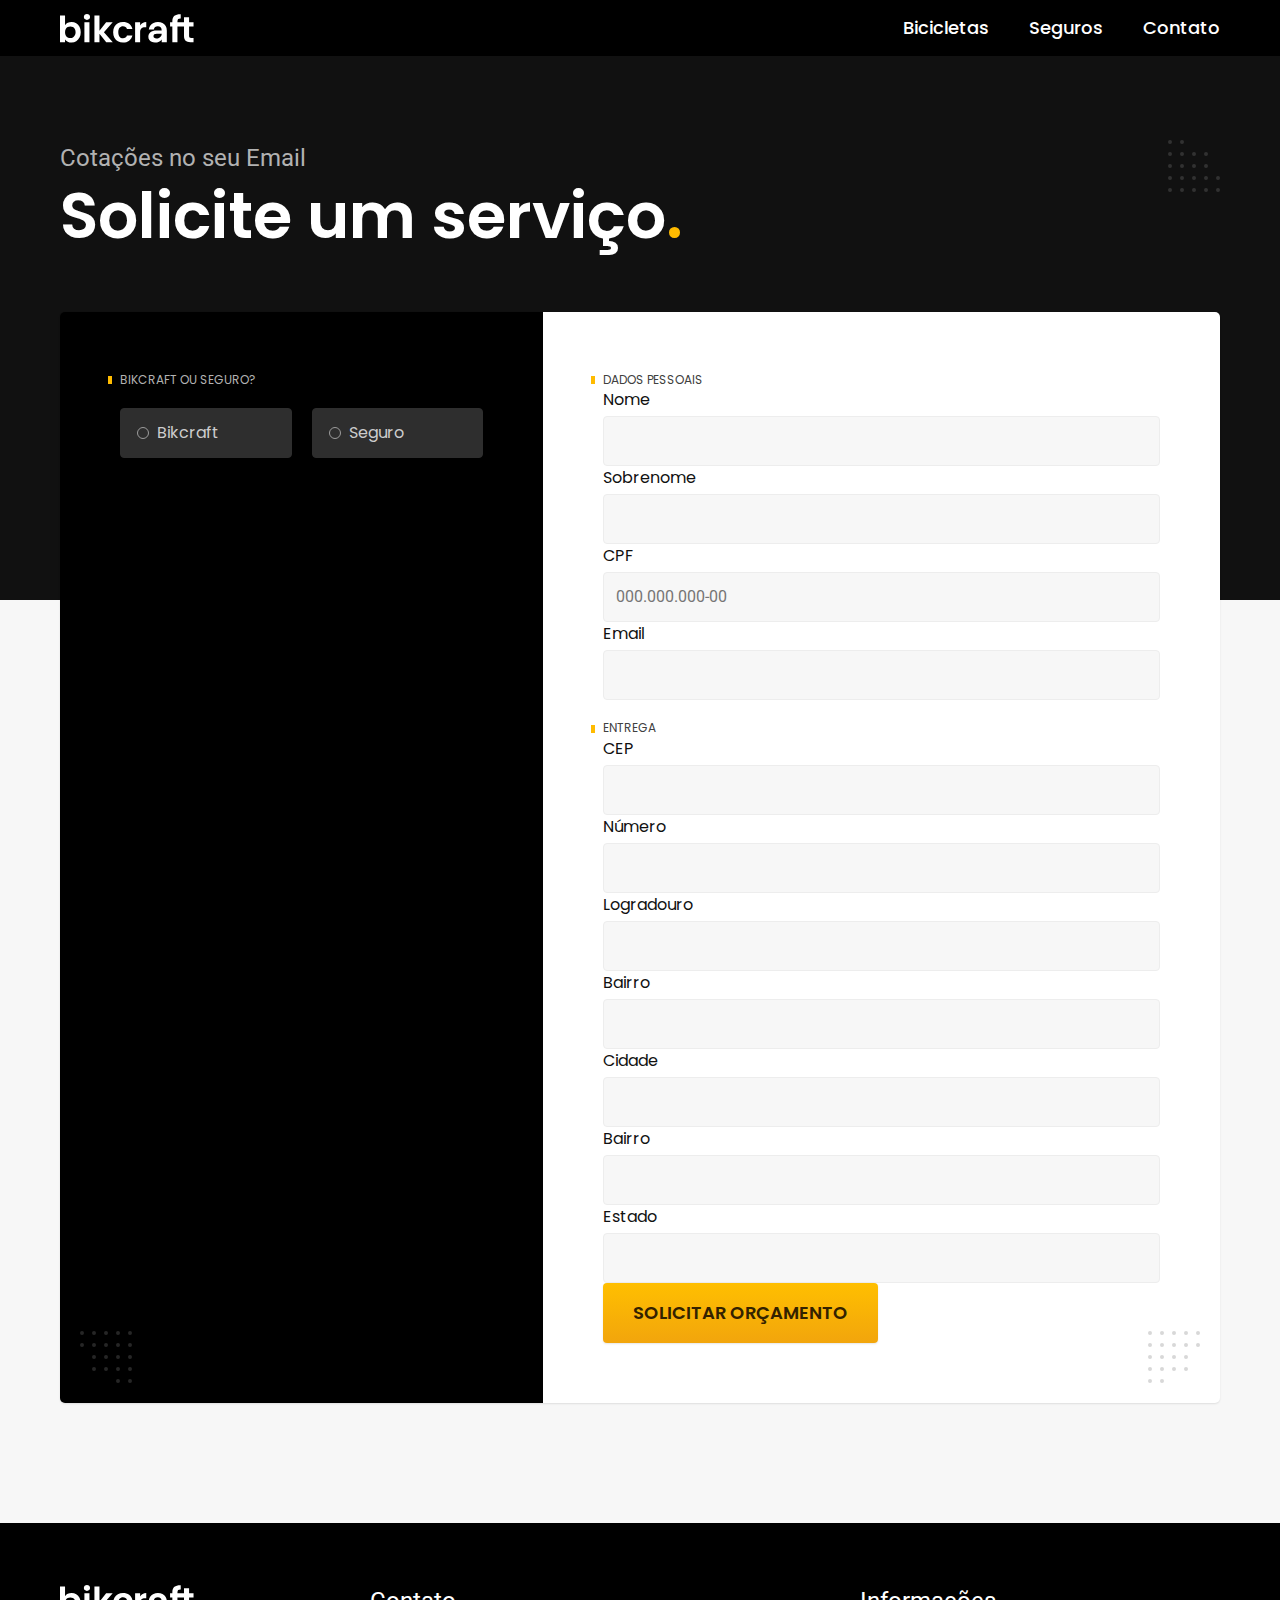
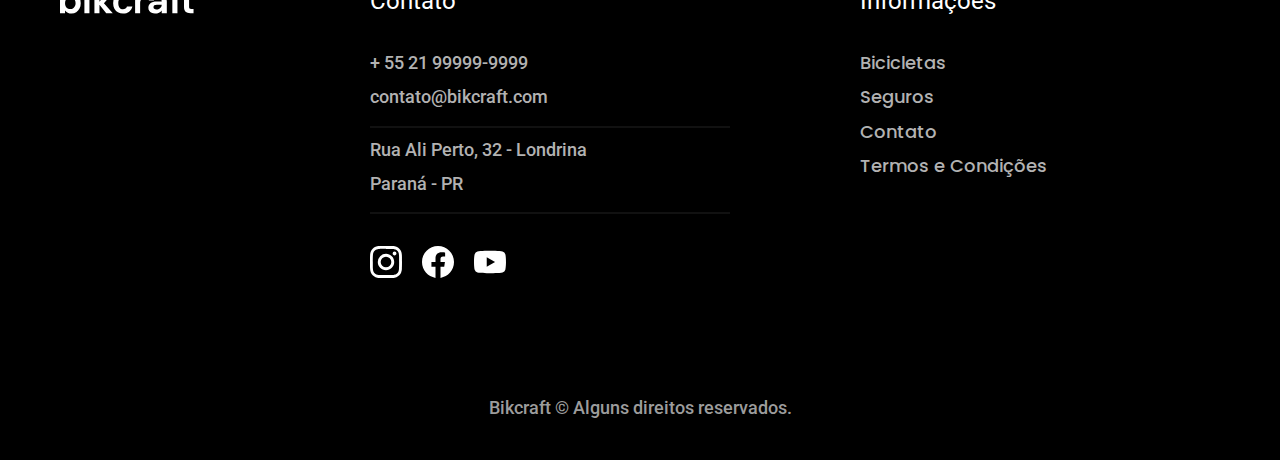
<file: orcamento.html>
<!DOCTYPE html>
<html lang="pt-br">

<head>
  <link rel="preconnect" href="https://fonts.googleapis.com">
  <link rel="preconnect" href="https://fonts.gstatic.com" crossorigin>
  <meta charset="UTF-8">
  <meta name="viewport" content="width=device-width, initial-scale=1.0">
  <meta name="description" content="Termos e condições bikcraft">

  <title>Orçamento | Bikcraft</title>

  <link rel="icon" href="./favicon.svg" type="image/svg+xml">

  <link rel="preload" href="./css/style.css" as="style">
  <link rel="stylesheet" href="./css/style.css">

  <link href="https://fonts.googleapis.com/css2?family=Merriweather:ital,wght@1,900&family=Poppins:wght@500;600&family=Roboto:wght@400;500&display=swap" rel="stylesheet">
</head>

<body id="orcamento">
  <header class="header-bg">
    <div class="header container">
      <a href="./">
        <img src="./img/bikcraft.svg" width="136" height="32" alt="Bikcraft">
      </a>
      <nav aria-label="primaria">
        <ul class="header-menu font-1-m cor-0">
          <li><a href="./bicicletas.html">Bicicletas</a></li>
          <li><a href="./seguros.html">Seguros</a></li>
          <li><a href="./contato.html">Contato</a></li>
        </ul>
      </nav>
    </div>
  </header>

  <main>
    <!-- Titulo -->
    <div class="titulo-bg">
      <div class="titulo container">
        <p class="font-2-l-b cor-5">Cotações no seu Email</p>
        <h1 class="font-1-xxl cor-0">Solicite um serviço<span class="cor-p1">.</span></h1>
      </div>
    </div>
    <!-- Orcamento -->
    <form class="container orcamento" action="./">
      <div class="orcamento-produto">
        <h2 class="font-1-xs cor-5">Bikcraft ou Seguro?</h2>

        <input type="radio" name="tipo" value="bikcraft" id="bikcraft">
        <label for="bikcraft">Bikcraft</label>

        <input type="radio" name="tipo" value="seguro" id="seguro">
        <label for="seguro">Seguro</label>

        <div class="orcamento-conteudo" id="orcamento-bikcraft">
          <h2 class="font-1-xs cor-5">Escolha a sua</h2>

          <input type="radio" name="produto" value="nimbus" id="nimbus">
          <label for="nimbus">Nimbus Start <span>R$ 4999</span></label>
          <div class="orcamento-detalhes">
            <ul class="font-1-xs cor-8">
              <li><img src="./img/icones/eletrica.svg" width="32" height="32" alt="">Motor elétrico</li>
              <li><img src="./img/icones/carbono.svg" width="32" height="32" alt="">Fibra de Carbono </li>
              <li><img src="./img/icones/velocidade.svg" width="32" height="32" alt="">50/h</li>
              <li><img src="./img/icones/rastreador.svg" width="32" height="32" alt="">rastreador</li>
            </ul>
            <img src="./img/bicicletas/nimbus.jpg" width="1120" height="680" alt="Bicicleta Preta">
          </div>
          <input type="radio" name="produto" value="magic" id="magic">
          <label for="magic">Magic Might <span>R$ 2499</span></label>
          <div class="orcamento-detalhes">
            <ul class="font-1-xs cor-8">
              <li><img src="./img/icones/eletrica.svg" width="32" height="32" alt="">Motor elétrico</li>
              <li><img src="./img/icones/carbono.svg" width="32" height="32" alt="">Fibra de Carbono </li>
              <li><img src="./img/icones/velocidade.svg" width="32" height="32" alt="">45/h</li>
              <li><img src="./img/icones/rastreador.svg" width="32" height="32" alt="">rastreador</li>
            </ul>
            <img src="./img/bicicletas/magic.jpg" width="1120" height="680" alt="Bicicleta Preta">
          </div>


          <input type="radio" name="produto" value="nebula" id="nebula">
          <label for="nebula">Nebula Cosmic <span>R$ 3999</span></label>
          <div class="orcamento-detalhes">
            <ul class="font-1-xs cor-8">
              <li><img src="./img/icones/eletrica.svg" width="32" height="32" alt="">Motor elétrico</li>
              <li><img src="./img/icones/carbono.svg" width="32" height="32" alt="">Fibra de Carbono </li>
              <li><img src="./img/icones/velocidade.svg" width="32" height="32" alt="">40/h</li>
              <li><img src="./img/icones/rastreador.svg" width="32" height="32" alt="">rastreador</li>
            </ul>
            <img src="./img/bicicletas/nebula.jpg" width="1120" height="680" alt="Bicicleta Branca">
          </div>

        </div>

        <div class="orcamento-conteudo" id="orcamento-seguro">
          <h2 class="font-1-xs cor-5">Escolha o plano</h2>

          <input type="radio" name="produto" value="prata" id="prata">
          <label for="prata">Prata <span>R$ 199</span></label>

          <input type="radio" name="produto" value="ouro" id="ouro">
          <label for="ouro">Ouro <span>R$ 299</span></label>
        </div>
      </div>
      <div class="orcamento-dados form">
        <h2 class="font-1-xs cor-9 col-2">dados pessoais</h2>
        <div>
          <label for="nome">Nome</label>
          <input type="text" id="nome" name="nome">
        </div>
        <div>
          <label for="sobrenome">Sobrenome</label>
          <input type="text" id="sobrenome" name="sobrenome">
        </div>
        <div class="col-2">
          <label for="cpf">CPF</label>
          <input type="text" id="cpf" name="cpf" placeholder="000.000.000-00">
        </div>
        <div class="col-2">
          <label for="email">Email</label>
          <input type="email" id="email" name="email">
        </div>
        <h2 class=" font-1-xs cor-9 col-2">Entrega</h2>
        <div class="col-2">
          <label for="cep">CEP</label>
          <input type="text" id="cep" name="cep">
        </div>
        <div class="col-2">
          <label for="numero">Número</label>
          <input type="text" id="numero" name="numero">
        </div>
        <div class="col-2">
          <label for="logradouro">Logradouro</label>
          <input type="text" id="logradouro" name="logradouro">
        </div>
        <div class="col-2">
          <label for="bairro">Bairro</label>
          <input type="text" id="bairro" name="bairro">
        </div>
        <div class="col-2">
          <label for="cidade">Cidade</label>
          <input type="text" id="cidade" name="cidade">
        </div>
        <div class="col-2">
          <label for="bairro">Bairro</label>
          <input type="text" id="bairro" name="bairro">
        </div>
        <div class="col-2">
          <label for="estado">Estado</label>
          <input type="text" id="estado" name="estado">
        </div>
        <button class="botao col-2">
          Solicitar Orçamento
        </button>
      </div>
    </form>
  </main>

  <footer class="footer-bg">
    <div class="footer container">
      <img src="./img/bikcraft.svg" width="136" height="32" alt="Bikcraft">
      <div class="footer-contato">
        <h3 class="font-2-l-b cor-0">Contato</h3>
        <ul class="cor-5 font-2-m">
          <li><a href="tel:+552199999999">+ 55 21 99999-9999</a></li>
          <li><a href="mailto:contato@bikcraft.com">contato@bikcraft.com</a></li>
          <li>Rua Ali Perto, 32 - Londrina</li>
          <li>Paraná - PR</li>
        </ul>
        <div class="footer-redes">
          <a href="./">
            <img src="./img/redes/instagram.svg" width="32" height="32" alt="instagram">
          </a>
          <a href="./">
            <img src="./img/redes/facebook.svg" width="32" height="32" alt="facebook">
          </a>
          <a href="./">
            <img src="./img/redes/youtube.svg" width="32" height="32" alt="youtube">
          </a>
        </div>
      </div>
      <div class="footer-informacoes">
        <h3 class="font-2-l-b cor-0">Informações</h3>
        <nav>
          <ul class="font-1-m cor-5">
            <li><a href="./bicicletas.html">Bicicletas</a></li>
            <li><a href="./seguros.html">Seguros</a></li>
            <li><a href="./contato.html">Contato</a></li>
            <li><a href="./termos.html">Termos e Condições</a></li>
          </ul>
        </nav>
      </div>
    </div>
    <p class="font-2-m cor-6 footer-copy">Bikcraft © Alguns direitos reservados.</p>
  </footer>

  <script src="./js/plugins/simple-slide.js"></script>
  <script src="./js/script.js"></script>
</body>

</html>
</file>
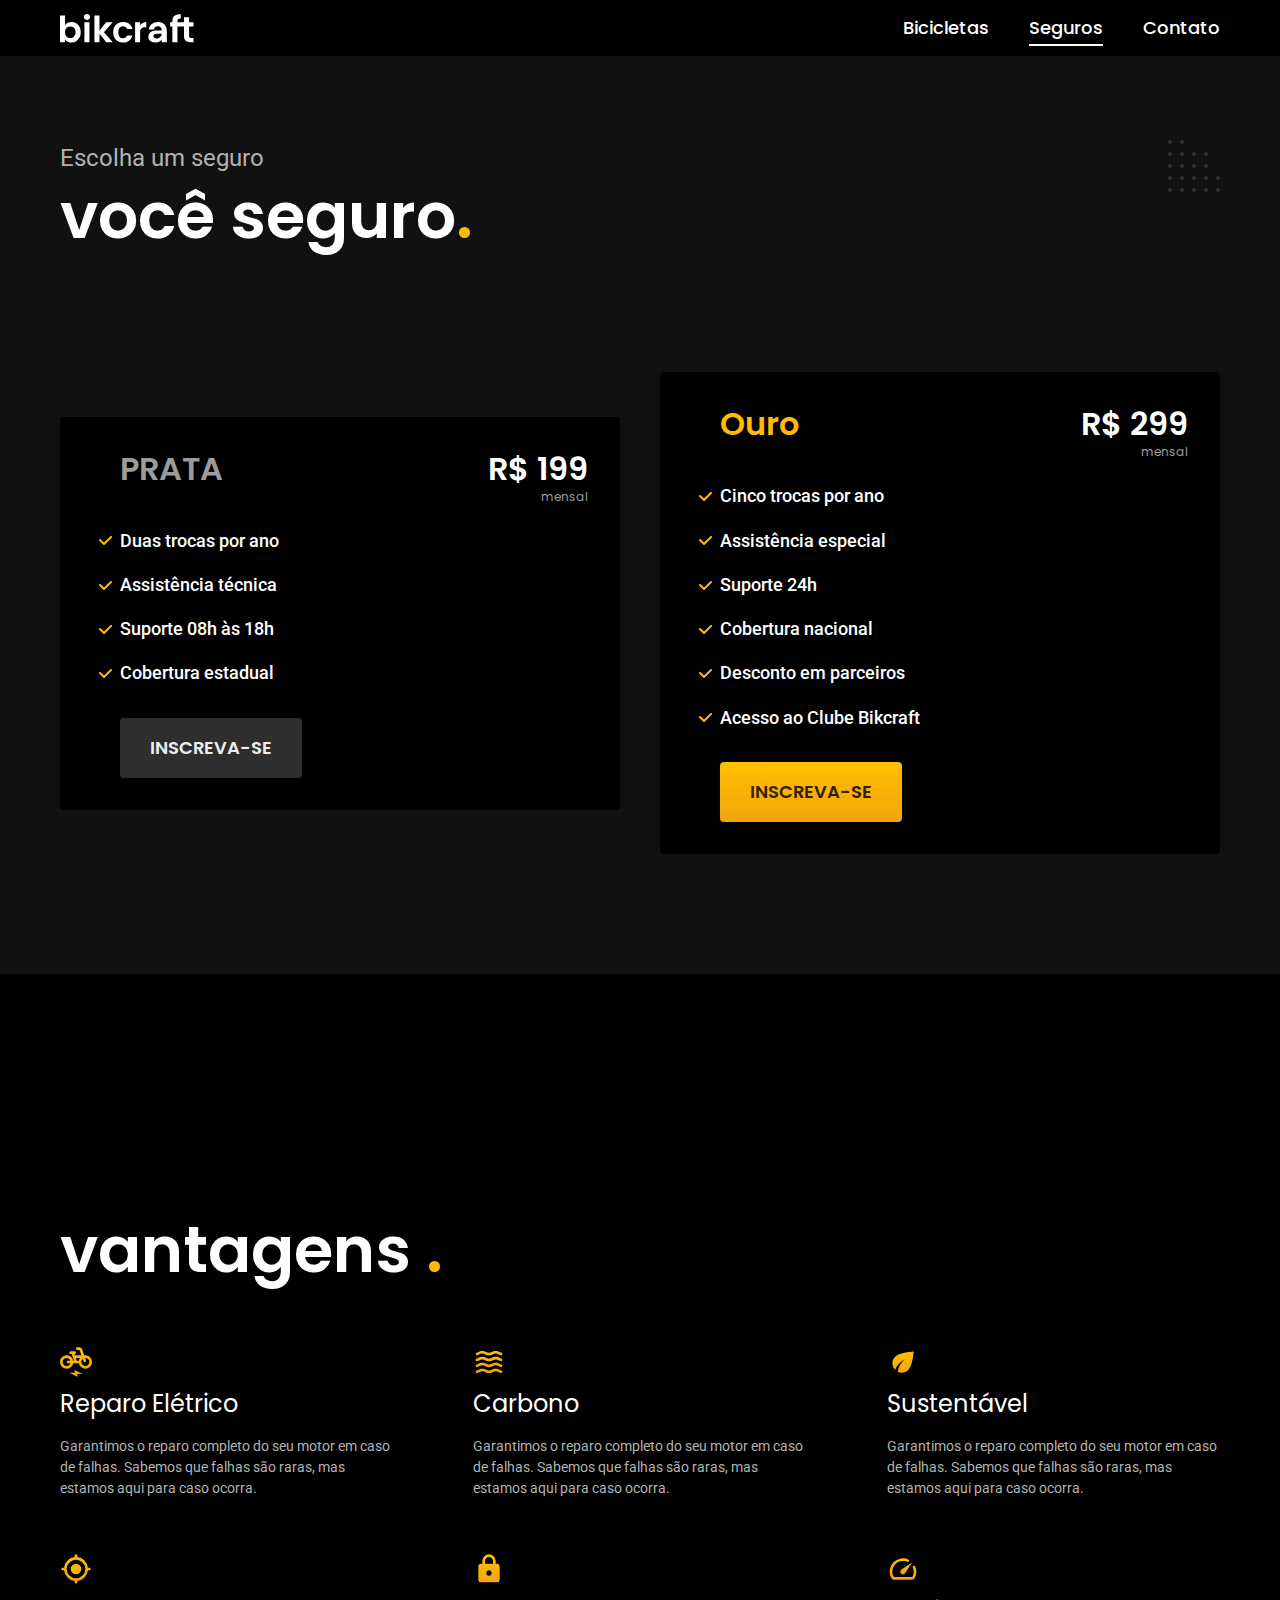
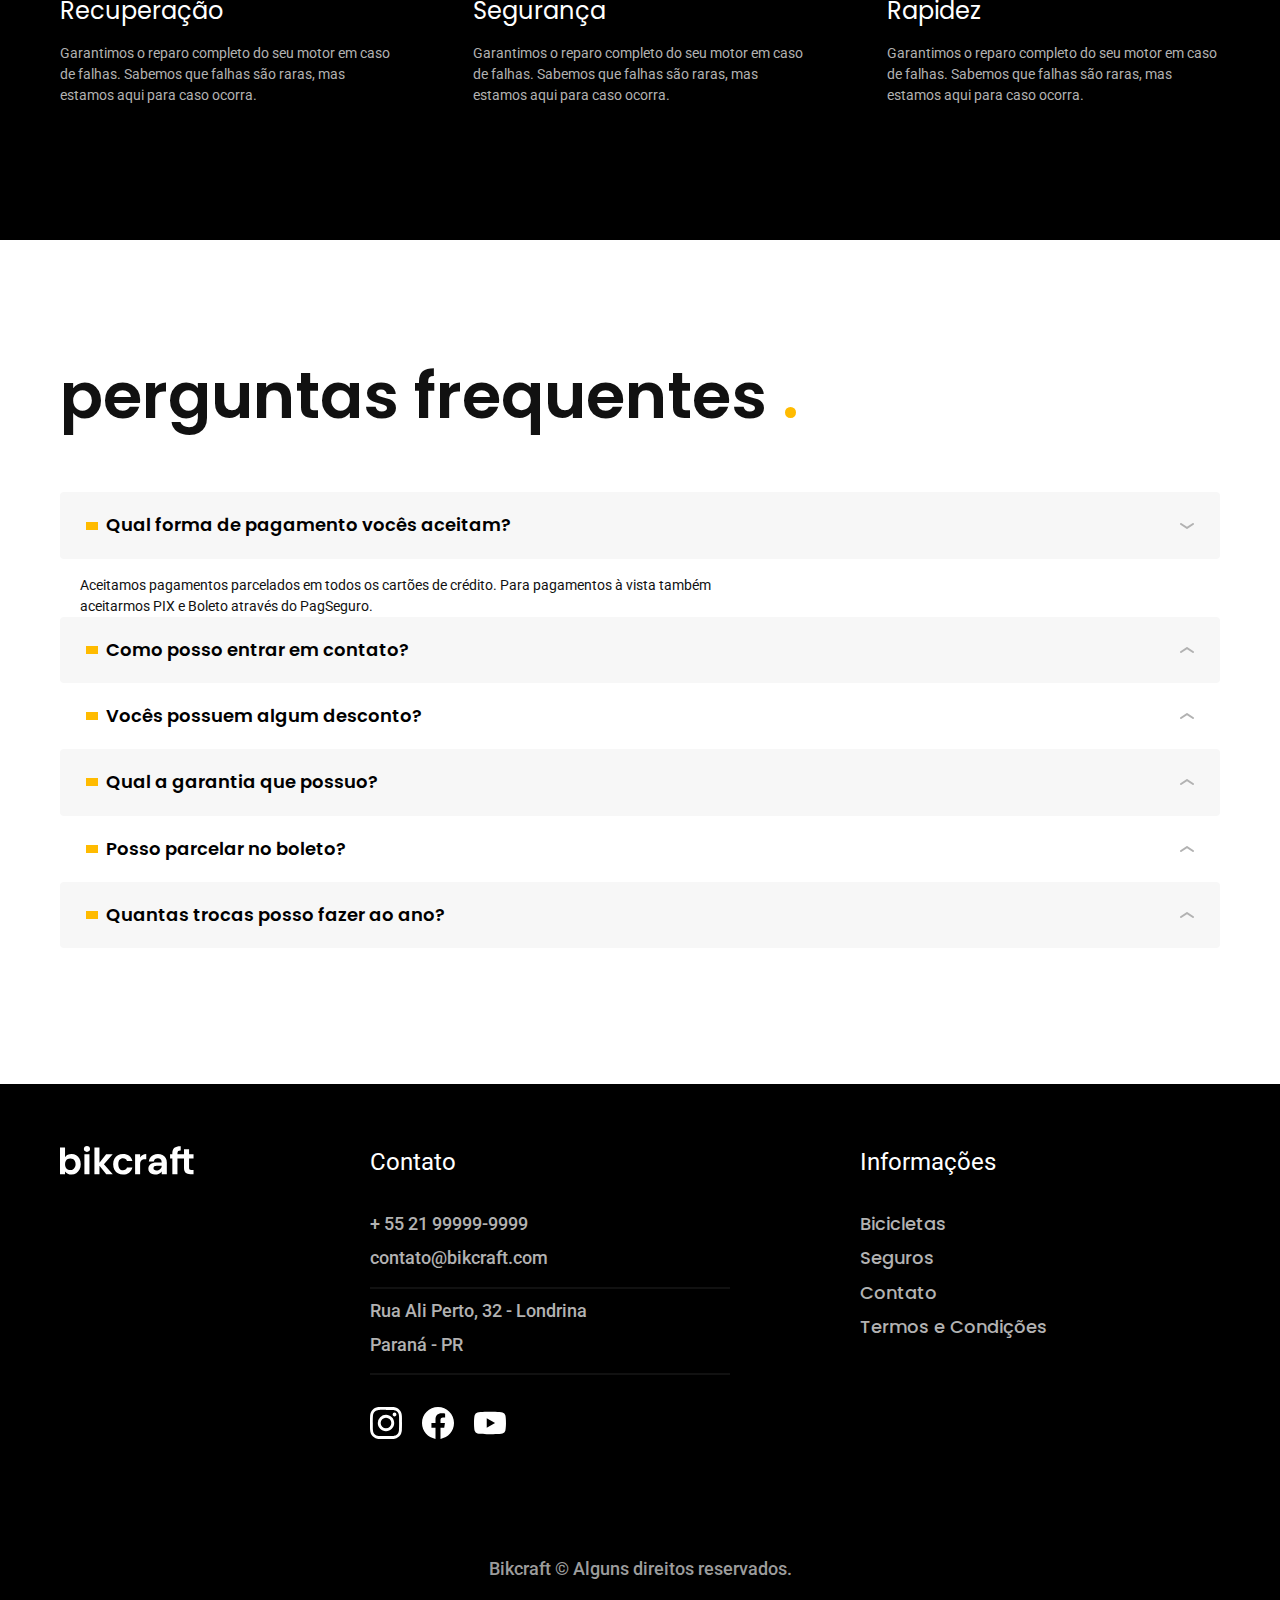
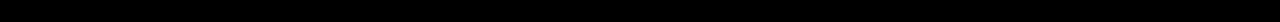
<file: seguros.html>
<!DOCTYPE html>
<html lang="pt-br">

<head>
  <link rel="preconnect" href="https://fonts.googleapis.com">
  <link rel="preconnect" href="https://fonts.gstatic.com" crossorigin>
  <meta charset="UTF-8">
  <meta name="viewport" content="width=device-width, initial-scale=1.0">
  <meta name="description" content="Termos e condições bikcraft">

  <title>Seguros | Bikcraft</title>

  <link rel="icon" href="./favicon.svg" type="image/svg+xml">

  <link rel="preload" href="./css/style.css" as="style">
  <link rel="stylesheet" href="./css/style.css">

  <link href="https://fonts.googleapis.com/css2?family=Merriweather:ital,wght@1,900&family=Poppins:wght@500;600&family=Roboto:wght@400;500&display=swap" rel="stylesheet">
</head>

<body id="seguros">
  <header class="header-bg">
    <div class="header container">
      <a href="./">
        <img src="./img/bikcraft.svg" width="136" height="32" alt="Bikcraft">
      </a>
      <nav aria-label="primaria">
        <ul class="header-menu font-1-m cor-0">
          <li><a href="./bicicletas.html">Bicicletas</a></li>
          <li><a href="./seguros.html">Seguros</a></li>
          <li><a href="./contato.html">Contato</a></li>
        </ul>
      </nav>
    </div>
  </header>

  <main class="seguro-bg">
    <div class="titulo-bg">
      <div class="titulo container">
        <p class="font-2-l-b cor-5">Escolha um seguro</p>
        <h1 class="font-1-xxl cor-0">você seguro<span class="cor-p1">.</span></h1>
      </div>
    </div>

    <div class="seguros container">

      <div class="seguros-item">
        <h3 class="font-1-xl cor-6">PRATA</h3>
        <span class="font-1-xl cor-0">R$ 199 <span class="font-1-xs cor-6">mensal</span></span>

        <ul class="font-2-m cor-0">
          <li>Duas trocas por ano</li>
          <li>Assistência técnica</li>
          <li>Suporte 08h às 18h</li>
          <li>Cobertura estadual</li>
        </ul>
        <a href="./orcamento.html?tipo=seguro&tipo=prata" class="botao secundario">Inscreva-se</a>
      </div>

      <div class="seguros-item">
        <h3 class="font-1-xl cor-p1">Ouro</h3>
        <span class="font-1-xl cor-0">R$ 299 <span class="font-1-xs cor-6">mensal</span></span>

        <ul class="font-2-m cor-0">
          <li>Cinco trocas por ano </li>
          <li>Assistência especial</li>
          <li>Suporte 24h </li>
          <li>Cobertura nacional</li>
          <li>Desconto em parceiros</li>
          <li>Acesso ao Clube Bikcraft</li>
        </ul>
        <a href="./orcamento.html?tipo=seguro&produto=ouro" class="botao">Inscreva-se</a>
      </div>
    </div>
  </main>

  <article class="vantagens-bg">
    <div class="vantagens container">
      <h2 class="font-1-xxl cor-0">vantagens <span class="cor-p1">.</span></h2>

      <ul>
        <li>
          <img src="./img/icones/eletrica.svg" width="32" height="32" alt="">
          <h3 class="font-1-l cor-0">Reparo Elétrico</h3>
          <p class="font-2-s cor-5">
            Garantimos o reparo completo do seu motor em caso de falhas. Sabemos que falhas são raras, mas estamos aqui para caso ocorra.
          </p>
        </li>
        <li>
          <img src="./img/icones/carbono.svg" width="32" height="32" alt="">
          <h3 class="font-1-l cor-0">Carbono</h3>
          <p class="font-2-s cor-5">
            Garantimos o reparo completo do seu motor em caso de falhas. Sabemos que falhas são raras, mas estamos aqui para caso ocorra.
          </p>
        </li>
        <li>
          <img src="./img/icones/sustentavel.svg" width="32" height="32" alt="">
          <h3 class="font-1-l cor-0">Sustentável</h3>
          <p class="font-2-s cor-5">
            Garantimos o reparo completo do seu motor em caso de falhas. Sabemos que falhas são raras, mas estamos aqui para caso ocorra.
          </p>
        </li>
        <li>
          <img src="./img/icones/rastreador.svg" width="32" height="32" alt="">
          <h3 class="font-1-l cor-0">Recuperação</h3>
          <p class="font-2-s cor-5">
            Garantimos o reparo completo do seu motor em caso de falhas. Sabemos que falhas são raras, mas estamos aqui para caso ocorra.
          </p>
        </li>
        <li>
          <img src="./img/icones/seguro.svg" width="32" height="32" alt="">
          <h3 class="font-1-l cor-0">Segurança</h3>
          <p class="font-2-s cor-5">
            Garantimos o reparo completo do seu motor em caso de falhas. Sabemos que falhas são raras, mas estamos aqui para caso ocorra.
          </p>
        </li>
        <li>
          <img src="./img/icones/velocidade.svg" width="32" height="32" width="32" height="32" alt="">
          <h3 class="font-1-l cor-0">Rapidez</h3>
          <p class="font-2-s cor-5">
            Garantimos o reparo completo do seu motor em caso de falhas. Sabemos que falhas são raras, mas estamos aqui para caso ocorra.
          </p>
        </li>
      </ul>

    </div>
  </article>

  <article class="perguntas container">
    <h2 class="font-1-xxl">perguntas frequentes <span class="cor-p1">.</span></h2>

    <dl>
      <div>
        <dt><button class="font-1-m-b" aria-expanded="true" aria-constrols="pergunta1">Qual forma de pagamento vocês aceitam?</button></dt>
      </div>
      <dd id="pergunta1" class="font-2-s ativa">Aceitamos pagamentos parcelados em todos os cartões de crédito. Para pagamentos à vista também aceitarmos PIX e Boleto através do PagSeguro.</dd>
      <div>
        <dt><button class="font-1-m-b" aria-expanded="false" aria-constrols="pergunta2">Como posso entrar em contato? </button></dt>
        <dd id="pergunta2" class="font-2-s">Aceitamos pagamentos parcelados em todos os cartões de crédito. Para pagamentos à vista também aceitarmos PIX e Boleto através do PagSeguro.</dd>
      </div>
      <div>
        <dt><button class="font-1-m-b" aria-expanded="false" aria-constrols="pergunta3">Vocês possuem algum desconto? </button></dt>
        <dd class="font-2-s" id="pergunta3">Aceitamos pagamentos parcelados em todos os cartões de crédito. Para pagamentos à vista também aceitarmos PIX e Boleto através do PagSeguro.</dd>
      </div>
      <div>
        <dt><button class="font-1-m-b" aria-expanded="false" aria-constrols="pergunta4">Qual a garantia que possuo? </button></dt>
        <dd class="font-2-s" id="pergunta4">Aceitamos pagamentos parcelados em todos os cartões de crédito. Para pagamentos à vista também aceitarmos PIX e Boleto através do PagSeguro.</dd>
      </div>
      <div>
        <dt><button class="font-1-m-b" aria-expanded="false" aria-constrols="pergunta5">Posso parcelar no boleto? </button></dt>
        <dd class="font-2-s" id="pergunta5">Aceitamos pagamentos parcelados em todos os cartões de crédito. Para pagamentos à vista também aceitarmos PIX e Boleto através do PagSeguro.</dd>
      </div>
      <div>
        <dt><button class="font-1-m-b" aria-expanded="false" aria-constrols="pergunta6">Quantas trocas posso fazer ao ano? </button></dt>
        <dd class="font-2-s" id="pergunta6">Aceitamos pagamentos parcelados em todos os cartões de crédito. Para pagamentos à vista também aceitarmos PIX e Boleto através do PagSeguro.</dd>
      </div>
    </dl>
  </article>

  <footer class="footer-bg">
    <div class="footer container">
      <img src="./img/bikcraft.svg" width="136" height="32" alt="Bikcraft">
      <div class="footer-contato">
        <h3 class="font-2-l-b cor-0">Contato</h3>
        <ul class="cor-5 font-2-m">
          <li><a href="tel:+552199999999">+ 55 21 99999-9999</a></li>
          <li><a href="mailto:contato@bikcraft.com">contato@bikcraft.com</a></li>
          <li>Rua Ali Perto, 32 - Londrina</li>
          <li>Paraná - PR</li>
        </ul>
        <div class="footer-redes">
          <a href="./">
            <img src="./img/redes/instagram.svg" width="32" height="32" alt="instagram">
          </a>
          <a href="./">
            <img src="./img/redes/facebook.svg" width="32" height="32" alt="facebook">
          </a>
          <a href="./">
            <img src="./img/redes/youtube.svg" width="32" height="32" alt="youtube">
          </a>
        </div>
      </div>
      <div class="footer-informacoes">
        <h3 class="font-2-l-b cor-0">Informações</h3>
        <nav>
          <ul class="font-1-m cor-5">
            <li><a href="./bicicletas.html">Bicicletas</a></li>
            <li><a href="./seguros.html">Seguros</a></li>
            <li><a href="./contato.html">Contato</a></li>
            <li><a href="./termos.html">Termos e Condições</a></li>
          </ul>
        </nav>
      </div>
    </div>
    <p class="font-2-m cor-6 footer-copy">Bikcraft © Alguns direitos reservados.</p>
  </footer>

  <script src="./js/plugins/simple-slide.js"></script>
  <script src="./js/script.js"></script>
</body>

</html>
</file>
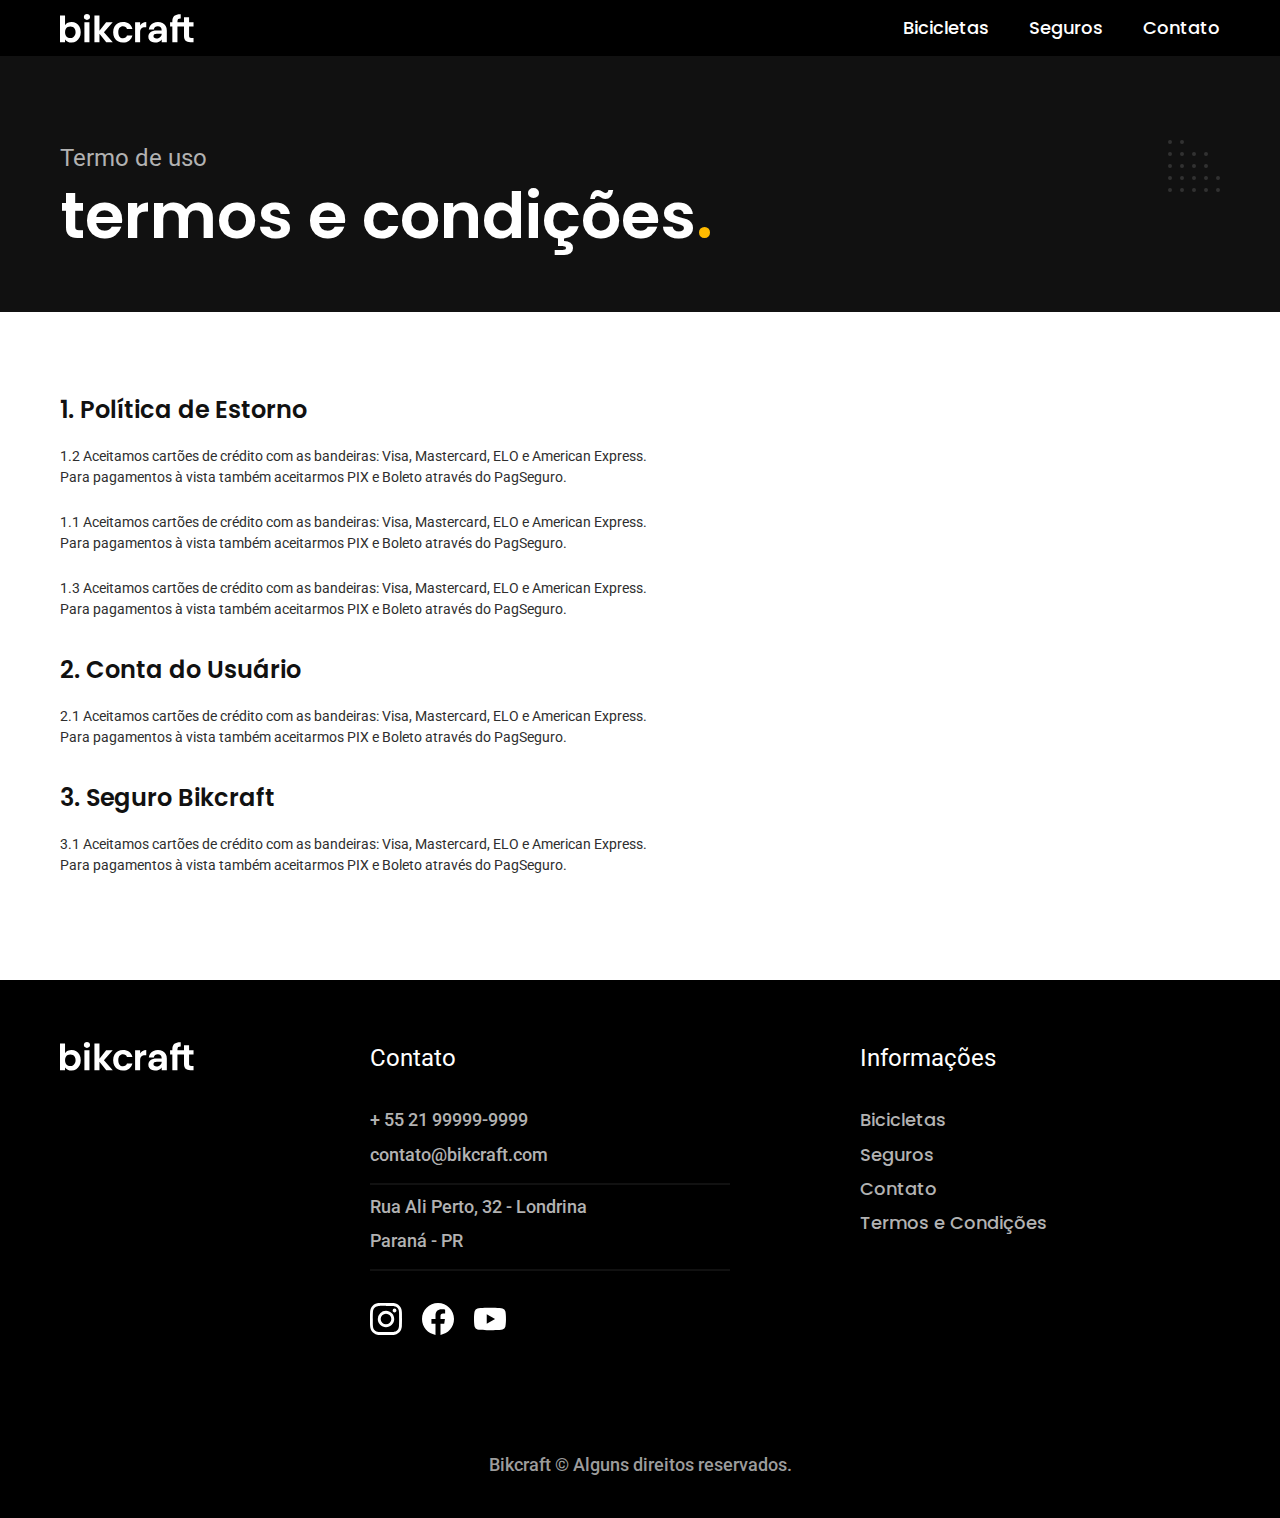
<file: termos.html>
<!DOCTYPE html>
<html lang="pt-br">

<head>
  <link rel="preconnect" href="https://fonts.googleapis.com">
  <link rel="preconnect" href="https://fonts.gstatic.com" crossorigin>
  <meta charset="UTF-8">
  <meta name="viewport" content="width=device-width, initial-scale=1.0">
  <meta name="description" content="Termos e condições bikcraft">

  <title>Termos e Condições | Bikcraft</title>

  <link rel="icon" href="./favicon.svg" type="image/svg+xml">

  <link rel="preload" href="./css/style.css" as="style">
  <link rel="stylesheet" href="./css/style.css">

  <link href="https://fonts.googleapis.com/css2?family=Merriweather:ital,wght@1,900&family=Poppins:wght@500;600&family=Roboto:wght@400;500&display=swap" rel="stylesheet">
</head>

<body id="termos">
  <header class="header-bg">
    <div class="header container">
      <a href="./">
        <img src="./img/bikcraft.svg" width="136" height="32" alt="Bikcraft">
      </a>
      <nav aria-label="primaria">
        <ul class="header-menu font-1-m cor-0">
          <li><a href="./bicicletas.html">Bicicletas</a></li>
          <li><a href="./seguros.html">Seguros</a></li>
          <li><a href="./contato.html">Contato</a></li>
        </ul>
      </nav>
    </div>
  </header>

  <main>
    <div class="titulo-bg">
      <div class="titulo container">
        <p class="font-2-l-b cor-5">Termo de uso</p>
        <h1 class="font-1-xxl cor-0">termos e condições<span class="cor-p1">.</span></h1>
      </div>
    </div>

    <div class="termos font-2-s cor-10 container">
      <h2 class="font-1-l-m cor-11">1. Política de Estorno</h2>
      <p>1.2 Aceitamos cartões de crédito com as bandeiras: Visa, Mastercard, ELO e American Express. Para pagamentos à vista também aceitarmos PIX e Boleto através do PagSeguro.</p>
      <p>1.1 Aceitamos cartões de crédito com as bandeiras: Visa, Mastercard, ELO e American Express. Para pagamentos à vista também aceitarmos PIX e Boleto através do PagSeguro.</p>
      <p>1.3 Aceitamos cartões de crédito com as bandeiras: Visa, Mastercard, ELO e American Express. Para pagamentos à vista também aceitarmos PIX e Boleto através do PagSeguro.</p>
      <h2 class="font-1-l-m cor-11">2. Conta do Usuário</h2>
      <p>2.1 Aceitamos cartões de crédito com as bandeiras: Visa, Mastercard, ELO e American Express. Para pagamentos à vista também aceitarmos PIX e Boleto através do PagSeguro.</p>
      <h2 class="font-1-l-m cor-11">3. Seguro Bikcraft</h2>
      <p>3.1 Aceitamos cartões de crédito com as bandeiras: Visa, Mastercard, ELO e American Express. Para pagamentos à vista também aceitarmos PIX e Boleto através do PagSeguro. </p>
    </div>
  </main>

  <footer class="footer-bg">
    <div class="footer container">
      <img src="./img/bikcraft.svg" alt="Bikcraft">
      <div class="footer-contato">
        <h3 class="font-2-l-b cor-0">Contato</h3>
        <ul class="cor-5 font-2-m">
          <li><a href="tel:+552199999999">+ 55 21 99999-9999</a></li>
          <li><a href="mailto:contato@bikcraft.com">contato@bikcraft.com</a></li>
          <li>Rua Ali Perto, 32 - Londrina</li>
          <li>Paraná - PR</li>
        </ul>
        <div class="footer-redes">
          <a href="./">
            <img src="./img/redes/instagram.svg" width="32" height="32" alt="instagram">
          </a>
          <a href="./">
            <img src="./img/redes/facebook.svg" width="32" height="32" alt="facebook">
          </a>
          <a href="./">
            <img src="./img/redes/youtube.svg" width="32" height="32" alt="youtube">
          </a>
        </div>
      </div>
      <div class="footer-informacoes">
        <h3 class="font-2-l-b cor-0">Informações</h3>
        <nav>
          <ul class="font-1-m cor-5">
            <li><a href="./bicicletas.html">Bicicletas</a></li>
            <li><a href="./seguros.html">Seguros</a></li>
            <li><a href="./contato.html">Contato</a></li>
            <li><a href="./termos.html">Termos e Condições</a></li>
          </ul>
        </nav>
      </div>
    </div>
    <p class="font-2-m cor-6 footer-copy">Bikcraft © Alguns direitos reservados.</p>
  </footer>

  <script src="./js/plugins/simple-slide.js"></script>
  <script src="./js/script.js"></script>
</body>

</html>
</file>
<file: css/style.css>
@import "./global/global.css";
@import "./utilidades/tipografia.css";
@import "./utilidades/cores.css";

@import "./global/header.css";
@import "./global/footer.css";

/* Utilitarios */
@import "./utilidades/componente.css";
@import "./utilidades/formulario.css";

/* Home Page */
@import "./home/introducao.css";
@import "./home/tecnologia.css";
@import "./home/parceiros.css";
@import "./home/depoimento.css";

/* Bicicletas */
@import "./bicicletas/bicicletas-lista.css";
@import "./bicicletas/bicicletas.css";

/* Bicicleta */
@import "./bicicleta/bicicleta.css";
/* seguro Bicicleta */
@import "./bicicleta/seguro.css";

/* seguros */
@import "./seguros/seguros.css";
@import "./seguros//vantagens.css";
@import "./seguros/perguntas.css";

/* Termos */
@import "./termos/termos.css";

/* Contato */
@import "./contato/contato.css";
@import "./contato/lojas.css";

/* Orçamento */
@import "./orcamento/orcamento.css";
</file>
